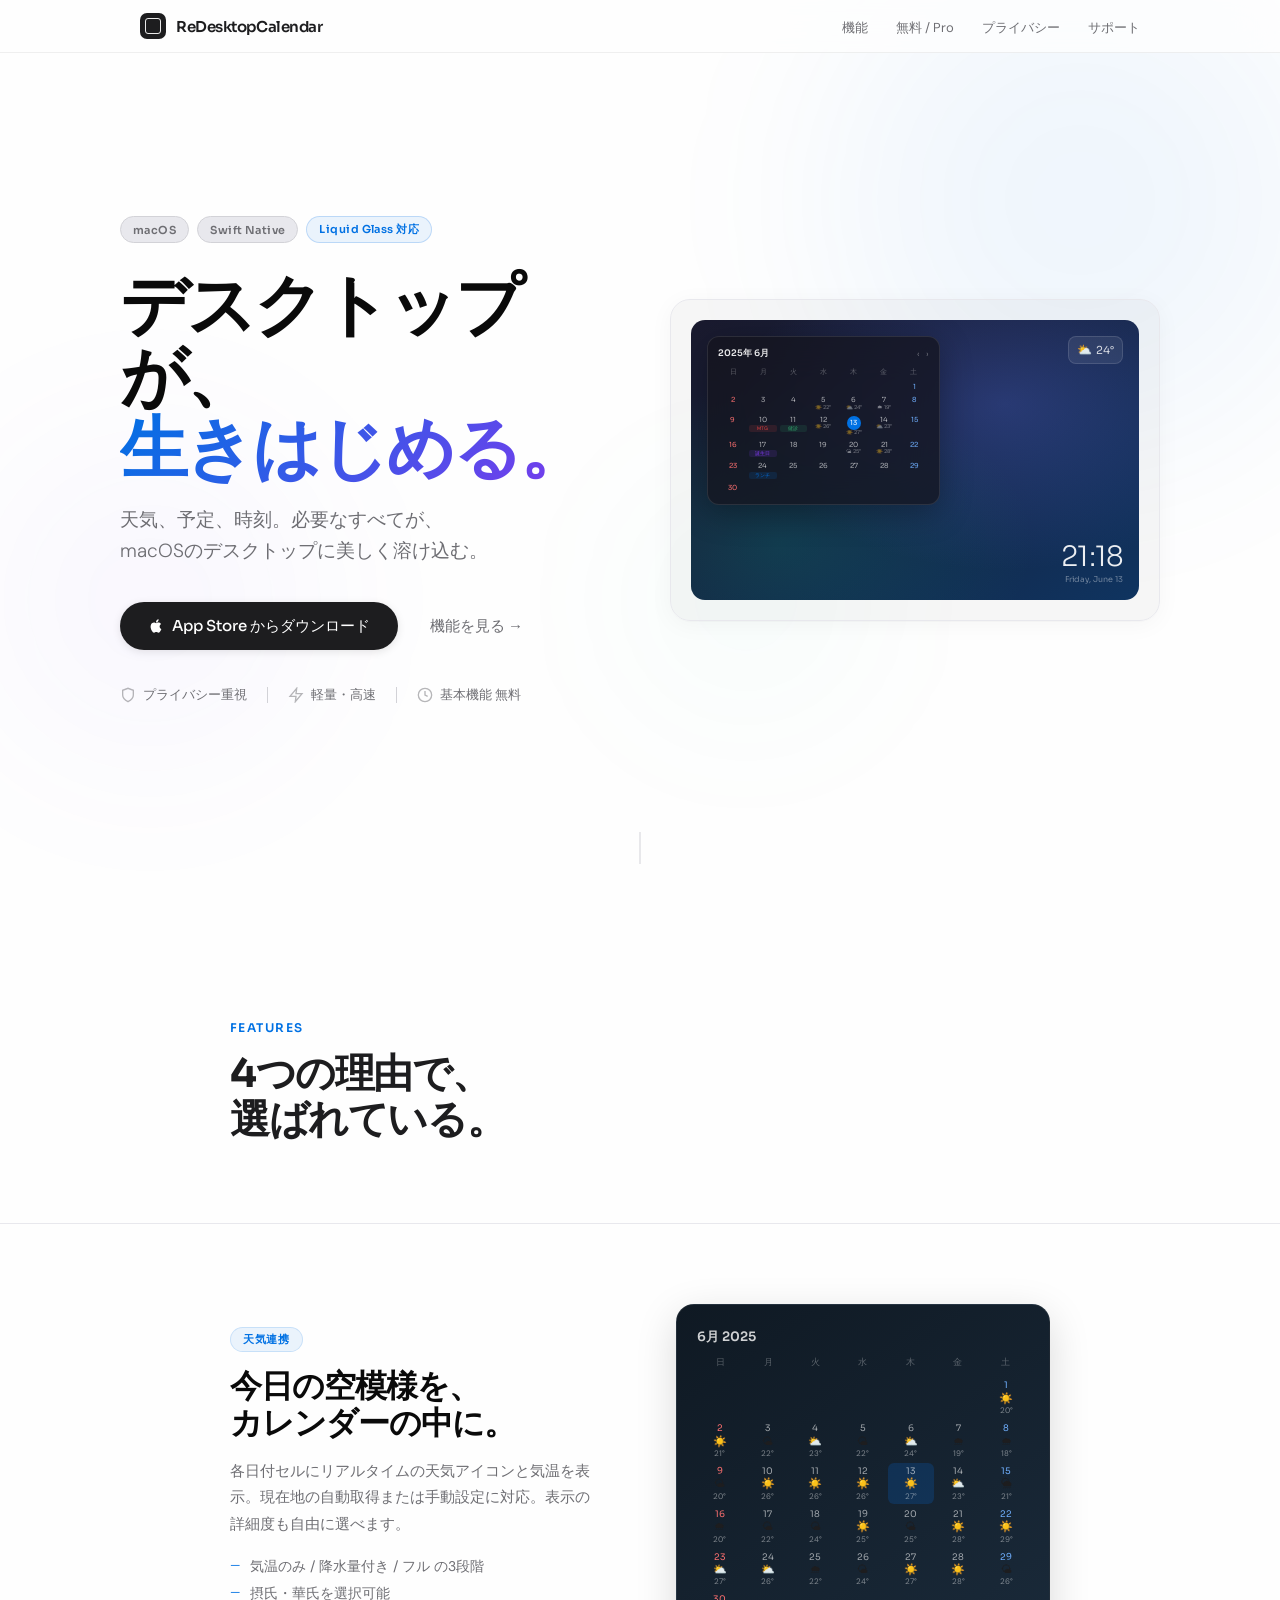
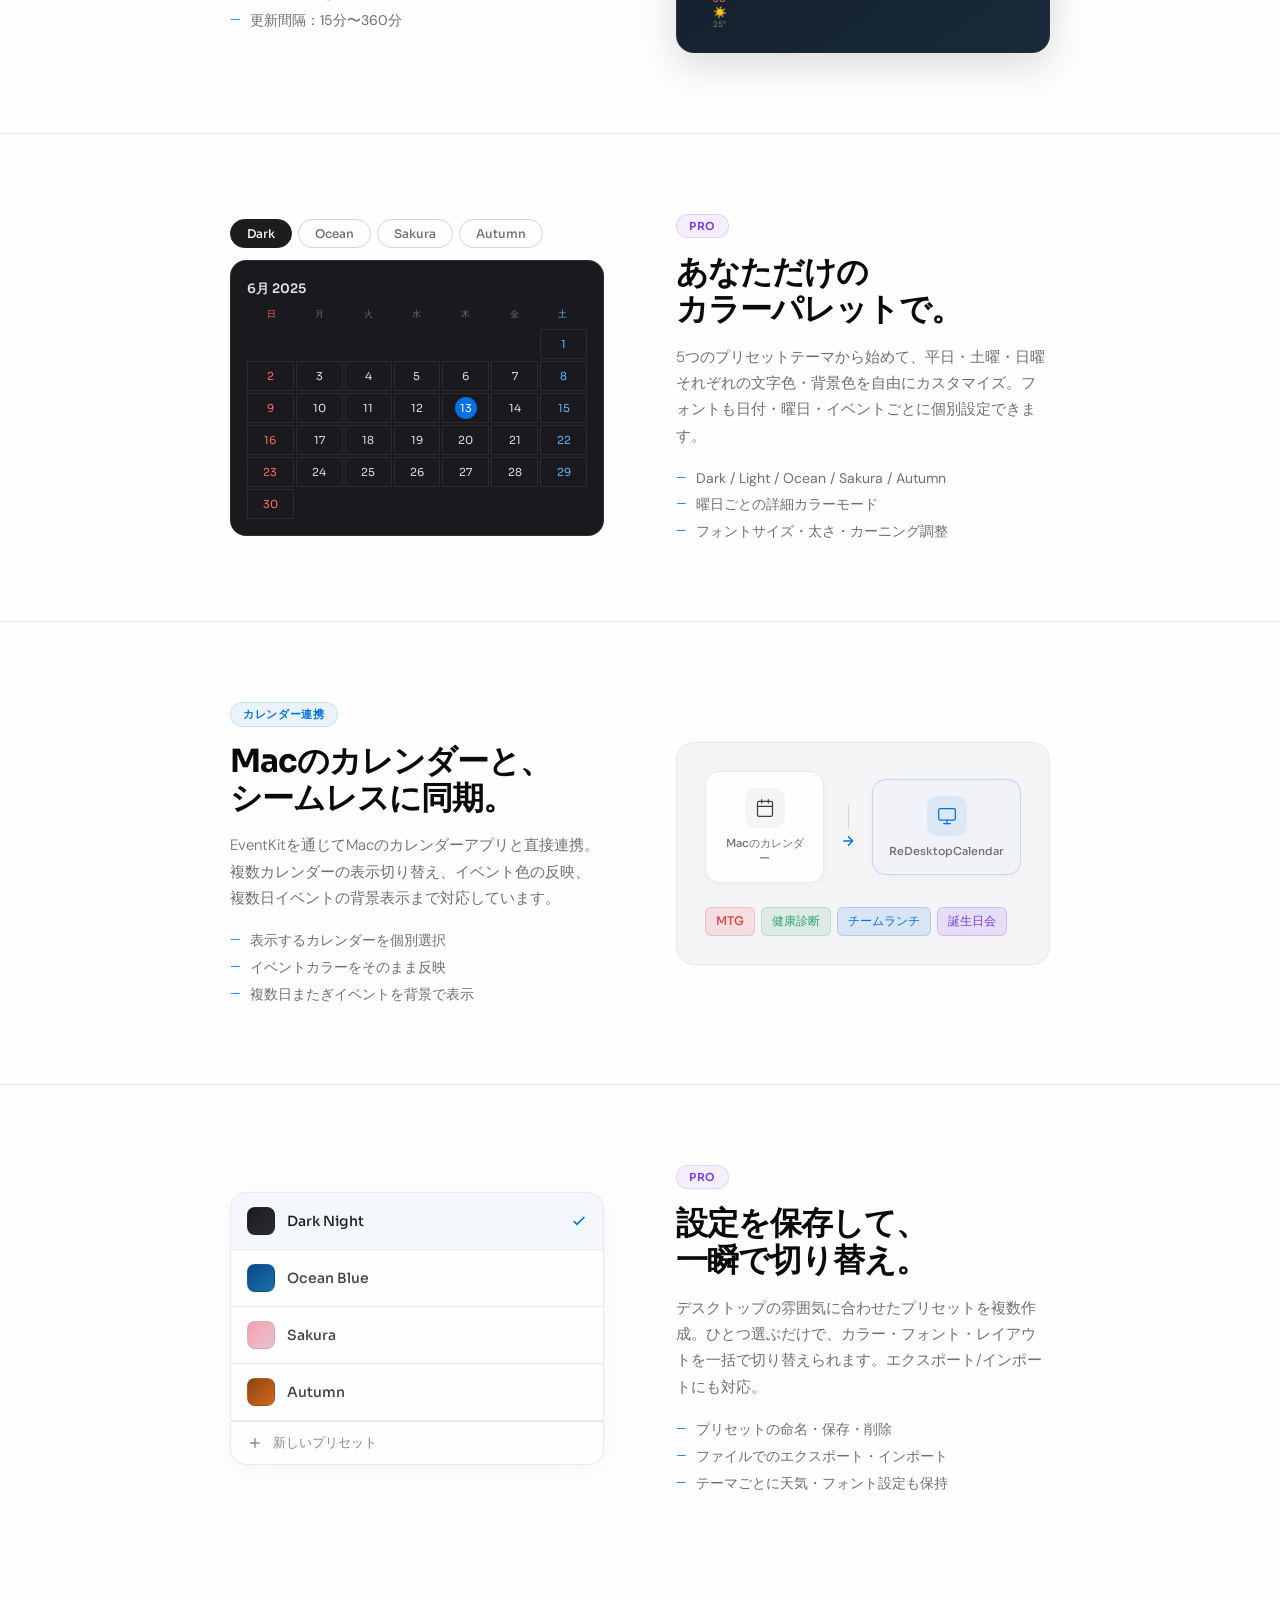
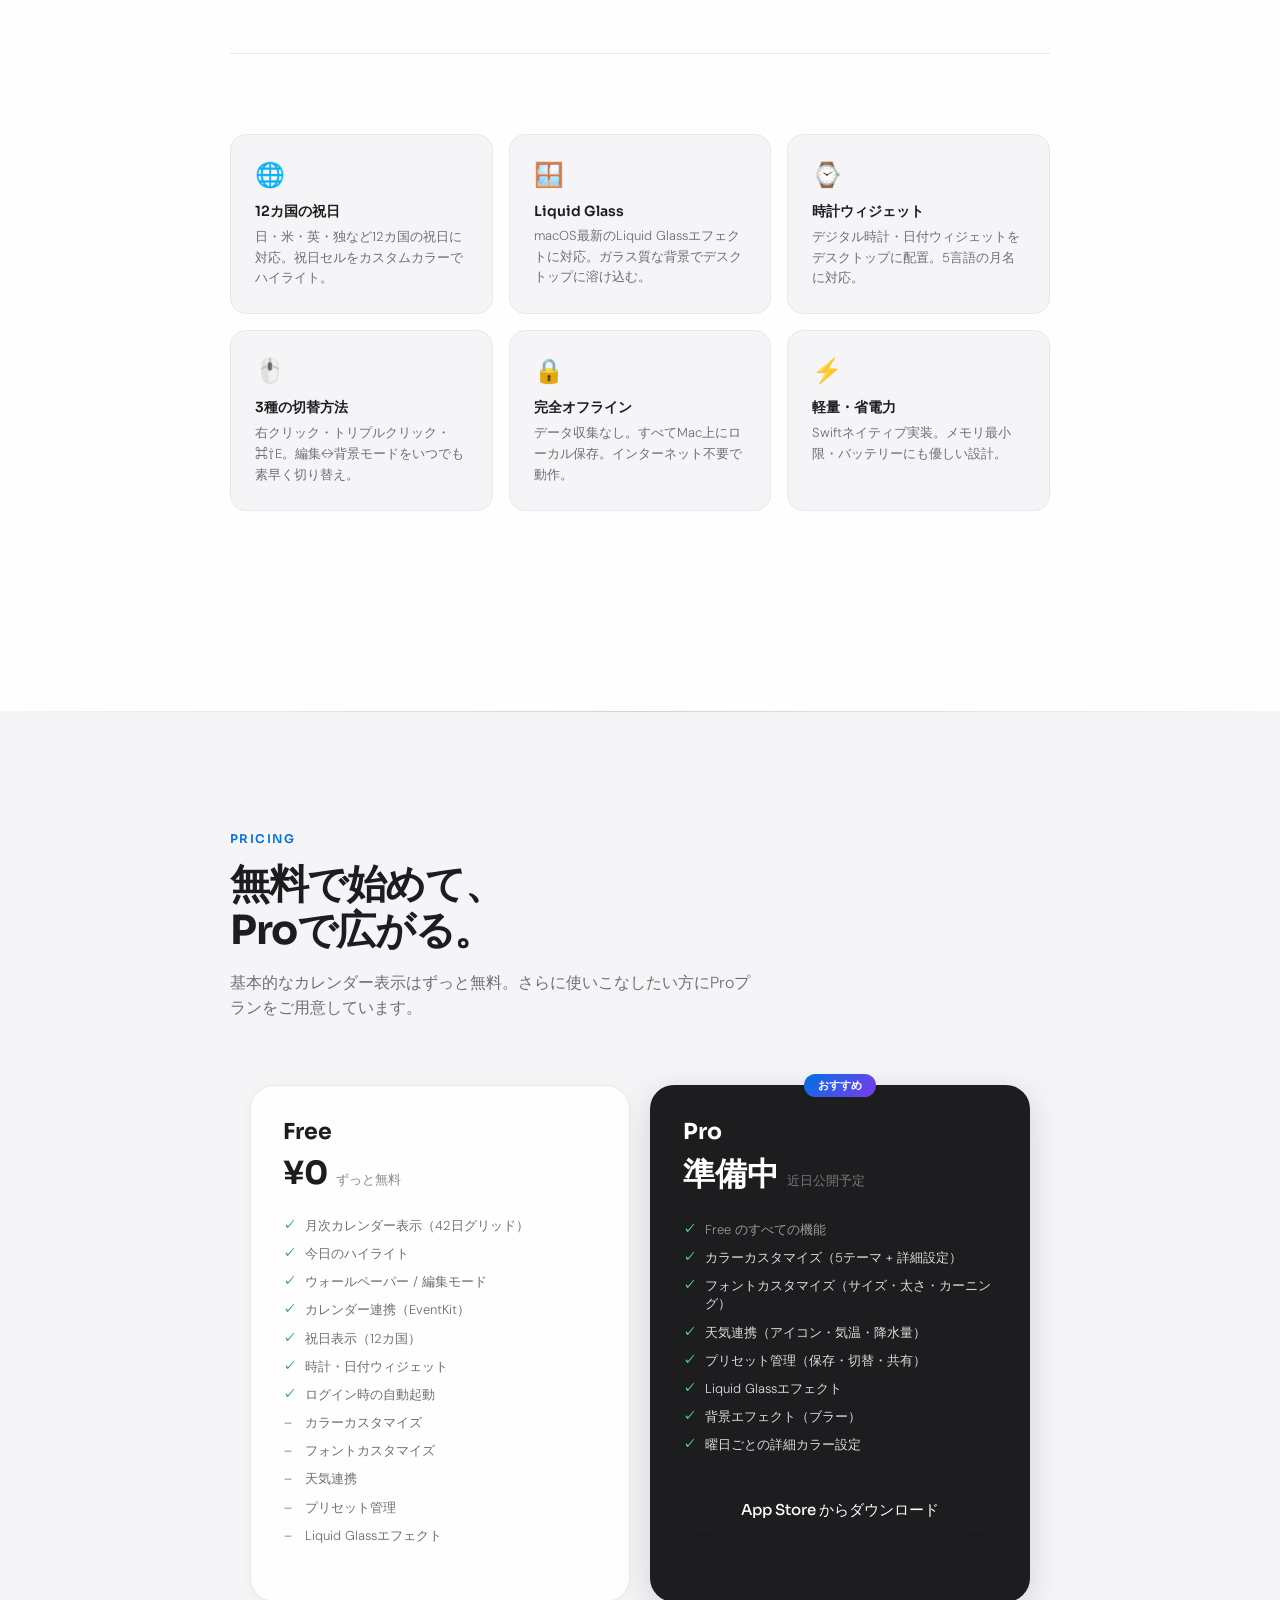
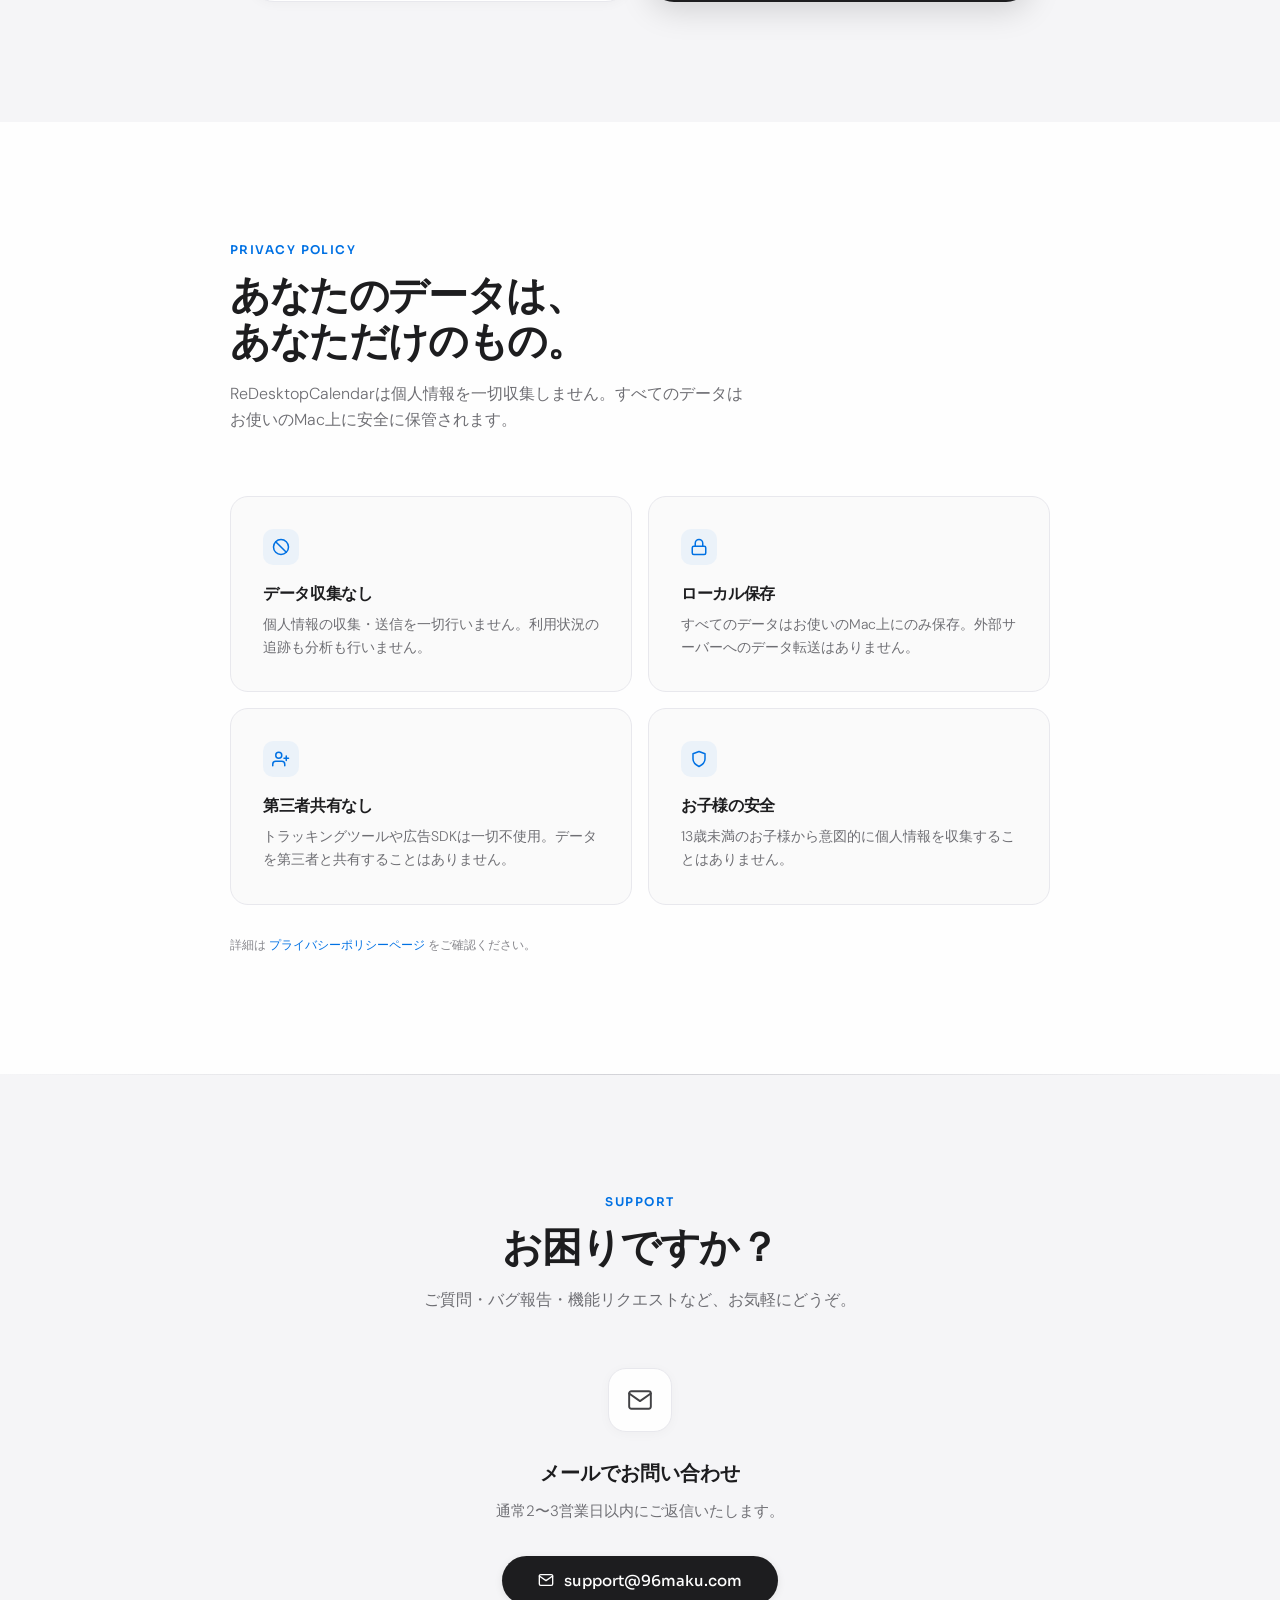
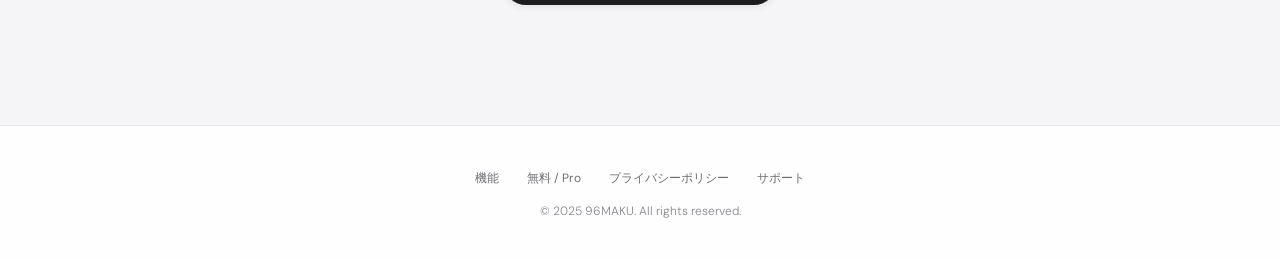
<file: index.html>
<!DOCTYPE html>
<html lang="ja">
<head>
    <meta charset="UTF-8">
    <meta name="viewport" content="width=device-width, initial-scale=1.0">
    <title>ReDesktopCalendar | デスクトップに溶け込む、美しいカレンダー</title>
    <meta name="description" content="天気連携・カラーカスタマイズ・カレンダー同期。macOSのデスクトップをもっと美しく、もっと賢く。">
    <link rel="preconnect" href="https://fonts.googleapis.com">
    <link rel="preconnect" href="https://fonts.gstatic.com" crossorigin>
    <link href="https://fonts.googleapis.com/css2?family=DM+Sans:ital,opsz,wght@0,9..40,300;0,9..40,400;0,9..40,500;0,9..40,600;0,9..40,700;1,9..40,300&family=Sora:wght@300;400;500;600;700&display=swap" rel="stylesheet">
    <link rel="stylesheet" href="style.css">
</head>
<body>

<!-- Navigation -->
<nav>
    <div class="nav-inner">
        <a href="index.html" class="nav-brand">
            <div class="nav-brand-icon"></div>
            ReDesktopCalendar
        </a>
        <ul class="nav-links">
            <li><a href="#features">機能</a></li>
            <li><a href="#pricing">無料 / Pro</a></li>
            <li><a href="privacy.html">プライバシー</a></li>
            <li><a href="support.html">サポート</a></li>
        </ul>
        <button class="nav-hamburger" id="navHamburger" aria-label="メニューを開く">
            <span></span><span></span><span></span>
        </button>
    </div>
</nav>
<div class="nav-drawer" id="navDrawer">
    <ul>
        <li><a href="#features">機能</a></li>
        <li><a href="#pricing">無料 / Pro</a></li>
        <li><a href="privacy.html">プライバシーポリシー</a></li>
        <li><a href="support.html">サポート</a></li>
    </ul>
</div>

<!-- HERO -->
<section class="hero">
    <div class="hero-bg">
        <div class="hero-orb hero-orb-1"></div>
        <div class="hero-orb hero-orb-2"></div>
        <div class="hero-orb hero-orb-3"></div>
    </div>
    <div class="hero-content">
        <div class="hero-eyebrow">
            <span class="hero-badge">macOS</span>
            <span class="hero-badge">Swift Native</span>
            <span class="hero-badge hero-badge-new">Liquid Glass 対応</span>
        </div>
        <h1 class="hero-title">デスクトップが、<br><em>生きはじめる。</em></h1>
        <p class="hero-sub">天気、予定、時刻。必要なすべてが、<br class="br-desktop">macOSのデスクトップに美しく溶け込む。</p>
        <div class="hero-cta">
            <a href="#" class="btn-primary">
                <svg width="16" height="16" viewBox="0 0 24 24" fill="currentColor"><path d="M18.71 19.5c-.83 1.24-1.71 2.45-3.05 2.47-1.34.03-1.77-.79-3.29-.79-1.53 0-2 .77-3.27.82-1.31.05-2.3-1.32-3.14-2.53C4.25 17 2.94 12.45 4.7 9.39c.87-1.52 2.43-2.48 4.12-2.51 1.28-.02 2.5.87 3.29.87.78 0 2.26-1.07 3.8-.91.65.03 2.47.26 3.64 1.98-.09.06-2.17 1.28-2.15 3.81.03 3.02 2.65 4.03 2.68 4.04-.03.07-.42 1.44-1.38 2.83M13 3.5c.73-.83 1.94-1.46 2.94-1.5.13 1.17-.34 2.35-1.04 3.19-.69.85-1.83 1.51-2.95 1.42-.15-1.15.41-2.35 1.05-3.11z"/></svg>
                App Store からダウンロード
            </a>
            <a href="#features" class="btn-ghost">機能を見る →</a>
        </div>
        <div class="hero-meta">
            <div class="meta-chip">
                <svg viewBox="0 0 24 24" fill="none" stroke="currentColor" stroke-width="2"><path d="M12 22s8-4 8-10V5l-8-3-8 3v7c0 6 8 10 8 10z"/></svg>
                プライバシー重視
            </div>
            <div class="meta-divider"></div>
            <div class="meta-chip">
                <svg viewBox="0 0 24 24" fill="none" stroke="currentColor" stroke-width="2"><polygon points="13 2 3 14 12 14 11 22 21 10 12 10 13 2"/></svg>
                軽量・高速
            </div>
            <div class="meta-divider"></div>
            <div class="meta-chip">
                <svg viewBox="0 0 24 24" fill="none" stroke="currentColor" stroke-width="2"><circle cx="12" cy="12" r="10"/><polyline points="12 6 12 12 16 14"/></svg>
                基本機能 無料
            </div>
        </div>
    </div>

    <!-- Hero mock desktop -->
    <div class="hero-mock-wrap">
        <div class="hero-mock">
            <div class="mock-desktop">
                <div class="mock-wallpaper"><div class="mock-wp-grad"></div></div>
                <div class="mock-calendar-widget">
                    <div class="mock-cal-header">
                        <span class="mock-cal-month">2025年 6月</span>
                        <div class="mock-cal-nav"><span>‹</span><span>›</span></div>
                    </div>
                    <div class="mock-cal-dow">
                        <span>日</span><span>月</span><span>火</span><span>水</span><span>木</span><span>金</span><span>土</span>
                    </div>
                    <div class="mock-cal-grid" id="mockCalGrid"></div>
                </div>
                <div class="mock-clock-widget">
                    <div class="mock-time" id="mockTime">10:42</div>
                    <div class="mock-date-small">Friday, June 13</div>
                </div>
                <div class="mock-weather-badge">
                    <span class="mock-weather-icon">⛅</span>
                    <span class="mock-weather-temp">24°</span>
                </div>
            </div>
        </div>
    </div>

    <div class="scroll-hint"><div class="scroll-line"></div></div>
</section>

<!-- FEATURES -->
<section class="section-features" id="features">
    <div class="section-wrap">
        <p class="section-eyebrow reveal">Features</p>
        <h2 class="section-heading reveal">4つの理由で、<br>選ばれている。</h2>
    </div>

    <!-- Feature 1: Weather -->
    <div class="feature-row reveal">
        <div class="feature-row-inner section-wrap">
            <div class="feature-row-text">
                <div class="feature-tag">天気連携</div>
                <h3>今日の空模様を、<br>カレンダーの中に。</h3>
                <p>各日付セルにリアルタイムの天気アイコンと気温を表示。現在地の自動取得または手動設定に対応。表示の詳細度も自由に選べます。</p>
                <ul class="feature-bullets">
                    <li>気温のみ / 降水量付き / フル の3段階</li>
                    <li>摂氏・華氏を選択可能</li>
                    <li>更新間隔：15分〜360分</li>
                </ul>
            </div>
            <div class="feature-row-visual">
                <div class="fv-weather">
                    <div class="fv-weather-cal">
                        <div class="fv-weather-header">
                            <span class="fv-weather-month">6月 2025</span>
                        </div>
                        <div class="fv-weather-dow">
                            <span>日</span><span>月</span><span>火</span><span>水</span><span>木</span><span>金</span><span>土</span>
                        </div>
                        <div class="fv-weather-grid" id="weatherCalGrid"></div>
                    </div>
                </div>
            </div>
        </div>
    </div>

    <!-- Feature 2: Color & Font -->
    <div class="feature-row feature-row-flip reveal">
        <div class="feature-row-inner section-wrap">
            <div class="feature-row-text">
                <div class="feature-tag feature-tag-pro">Pro</div>
                <h3>あなただけの<br>カラーパレットで。</h3>
                <p>5つのプリセットテーマから始めて、平日・土曜・日曜それぞれの文字色・背景色を自由にカスタマイズ。フォントも日付・曜日・イベントごとに個別設定できます。</p>
                <ul class="feature-bullets">
                    <li>Dark / Light / Ocean / Sakura / Autumn</li>
                    <li>曜日ごとの詳細カラーモード</li>
                    <li>フォントサイズ・太さ・カーニング調整</li>
                </ul>
            </div>
            <div class="feature-row-visual">
                <div class="fv-themes">
                    <div class="fv-theme-selector">
                        <button class="fv-theme-btn active" data-theme="dark">Dark</button>
                        <button class="fv-theme-btn" data-theme="ocean">Ocean</button>
                        <button class="fv-theme-btn" data-theme="sakura">Sakura</button>
                        <button class="fv-theme-btn" data-theme="autumn">Autumn</button>
                    </div>
                    <div class="fv-theme-preview" id="themePreview">
                        <div class="fv-preview-cal">
                            <div class="fv-preview-header">
                                <span class="fv-preview-month">6月 2025</span>
                            </div>
                            <div class="fv-preview-dow">
                                <span>日</span><span>月</span><span>火</span><span>水</span><span>木</span><span>金</span><span>土</span>
                            </div>
                            <div class="fv-preview-grid" id="themeCalGrid"></div>
                        </div>
                    </div>
                </div>
            </div>
        </div>
    </div>

    <!-- Feature 3: Calendar Sync -->
    <div class="feature-row reveal">
        <div class="feature-row-inner section-wrap">
            <div class="feature-row-text">
                <div class="feature-tag">カレンダー連携</div>
                <h3>Macのカレンダーと、<br>シームレスに同期。</h3>
                <p>EventKitを通じてMacのカレンダーアプリと直接連携。複数カレンダーの表示切り替え、イベント色の反映、複数日イベントの背景表示まで対応しています。</p>
                <ul class="feature-bullets">
                    <li>表示するカレンダーを個別選択</li>
                    <li>イベントカラーをそのまま反映</li>
                    <li>複数日またぎイベントを背景で表示</li>
                </ul>
            </div>
            <div class="feature-row-visual">
                <div class="fv-sync">
                    <div class="fv-sync-inner">
                        <div class="fv-sync-card">
                            <div class="fv-sync-icon">
                                <svg viewBox="0 0 24 24" fill="none" stroke="currentColor" stroke-width="1.5" stroke-linecap="round"><rect x="3" y="4" width="18" height="18" rx="2"/><line x1="16" y1="2" x2="16" y2="6"/><line x1="8" y1="2" x2="8" y2="6"/><line x1="3" y1="10" x2="21" y2="10"/></svg>
                            </div>
                            <div class="fv-sync-label">Macのカレンダー</div>
                        </div>
                        <div class="fv-sync-arrow">
                            <div class="fv-arrow-line"></div>
                            <svg viewBox="0 0 24 24" fill="none" stroke="currentColor" stroke-width="2"><path d="M5 12h14M12 5l7 7-7 7"/></svg>
                        </div>
                        <div class="fv-sync-card fv-sync-card-app">
                            <div class="fv-sync-icon fv-sync-icon-app">
                                <svg viewBox="0 0 24 24" fill="none" stroke="currentColor" stroke-width="1.5" stroke-linecap="round"><rect x="2" y="3" width="20" height="14" rx="2"/><line x1="8" y1="21" x2="16" y2="21"/><line x1="12" y1="17" x2="12" y2="21"/></svg>
                            </div>
                            <div class="fv-sync-label">ReDesktopCalendar</div>
                        </div>
                    </div>
                    <div class="fv-sync-events">
                        <div class="fv-sync-event" style="--ec:#e34040">MTG</div>
                        <div class="fv-sync-event" style="--ec:#30a46c">健康診断</div>
                        <div class="fv-sync-event" style="--ec:#0071e3">チームランチ</div>
                        <div class="fv-sync-event" style="--ec:#7c3aed">誕生日会</div>
                    </div>
                </div>
            </div>
        </div>
    </div>

    <!-- Feature 4: Preset -->
    <div class="feature-row feature-row-flip reveal">
        <div class="feature-row-inner section-wrap">
            <div class="feature-row-text">
                <div class="feature-tag feature-tag-pro">Pro</div>
                <h3>設定を保存して、<br>一瞬で切り替え。</h3>
                <p>デスクトップの雰囲気に合わせたプリセットを複数作成。ひとつ選ぶだけで、カラー・フォント・レイアウトを一括で切り替えられます。エクスポート/インポートにも対応。</p>
                <ul class="feature-bullets">
                    <li>プリセットの命名・保存・削除</li>
                    <li>ファイルでのエクスポート・インポート</li>
                    <li>テーマごとに天気・フォント設定も保持</li>
                </ul>
            </div>
            <div class="feature-row-visual">
                <div class="fv-preset">
                    <div class="fv-preset-list">
                        <div class="fv-preset-item fv-preset-active">
                            <div class="fv-preset-swatch" style="background:linear-gradient(135deg,#1a1a1e,#2d2d32)"></div>
                            <span>Dark Night</span>
                            <svg class="fv-preset-check" viewBox="0 0 24 24" fill="none" stroke="currentColor" stroke-width="2.5"><polyline points="20 6 9 17 4 12"/></svg>
                        </div>
                        <div class="fv-preset-item">
                            <div class="fv-preset-swatch" style="background:linear-gradient(135deg,#0a4a8a,#1a6fa8)"></div>
                            <span>Ocean Blue</span>
                        </div>
                        <div class="fv-preset-item">
                            <div class="fv-preset-swatch" style="background:linear-gradient(135deg,#f5a0b0,#e8c4cc)"></div>
                            <span>Sakura</span>
                        </div>
                        <div class="fv-preset-item">
                            <div class="fv-preset-swatch" style="background:linear-gradient(135deg,#8b4513,#d2691e)"></div>
                            <span>Autumn</span>
                        </div>
                        <div class="fv-preset-add">
                            <svg viewBox="0 0 24 24" fill="none" stroke="currentColor" stroke-width="2"><line x1="12" y1="5" x2="12" y2="19"/><line x1="5" y1="12" x2="19" y2="12"/></svg>
                            新しいプリセット
                        </div>
                    </div>
                </div>
            </div>
        </div>
    </div>

    <!-- Mini grid -->
    <div class="section-wrap">
        <div class="mini-features reveal">
            <div class="mini-feature">
                <div class="mini-feature-icon">🌐</div>
                <h4>12カ国の祝日</h4>
                <p>日・米・英・独など12カ国の祝日に対応。祝日セルをカスタムカラーでハイライト。</p>
            </div>
            <div class="mini-feature">
                <div class="mini-feature-icon">🪟</div>
                <h4>Liquid Glass</h4>
                <p>macOS最新のLiquid Glassエフェクトに対応。ガラス質な背景でデスクトップに溶け込む。</p>
            </div>
            <div class="mini-feature">
                <div class="mini-feature-icon">⌚</div>
                <h4>時計ウィジェット</h4>
                <p>デジタル時計・日付ウィジェットをデスクトップに配置。5言語の月名に対応。</p>
            </div>
            <div class="mini-feature">
                <div class="mini-feature-icon">🖱️</div>
                <h4>3種の切替方法</h4>
                <p>右クリック・トリプルクリック・⌘⇧E。編集↔背景モードをいつでも素早く切り替え。</p>
            </div>
            <div class="mini-feature">
                <div class="mini-feature-icon">🔒</div>
                <h4>完全オフライン</h4>
                <p>データ収集なし。すべてMac上にローカル保存。インターネット不要で動作。</p>
            </div>
            <div class="mini-feature">
                <div class="mini-feature-icon">⚡</div>
                <h4>軽量・省電力</h4>
                <p>Swiftネイティブ実装。メモリ最小限・バッテリーにも優しい設計。</p>
            </div>
        </div>
    </div>
</section>

<!-- PRICING -->
<section class="section-pricing" id="pricing">
    <div class="section-wrap">
        <p class="section-eyebrow reveal">Pricing</p>
        <h2 class="section-heading reveal">無料で始めて、<br>Proで広がる。</h2>
        <p class="section-sub reveal">基本的なカレンダー表示はずっと無料。さらに使いこなしたい方にProプランをご用意しています。</p>

        <div class="pricing-grid reveal">
            <div class="pricing-card">
                <div class="pricing-card-header">
                    <h3>Free</h3>
                    <div class="pricing-price">
                        <span class="pricing-amount">¥0</span>
                        <span class="pricing-period">ずっと無料</span>
                    </div>
                </div>
                <ul class="pricing-list">
                    <li class="yes">月次カレンダー表示（42日グリッド）</li>
                    <li class="yes">今日のハイライト</li>
                    <li class="yes">ウォールペーパー / 編集モード</li>
                    <li class="yes">カレンダー連携（EventKit）</li>
                    <li class="yes">祝日表示（12カ国）</li>
                    <li class="yes">時計・日付ウィジェット</li>
                    <li class="yes">ログイン時の自動起動</li>
                    <li class="no">カラーカスタマイズ</li>
                    <li class="no">フォントカスタマイズ</li>
                    <li class="no">天気連携</li>
                    <li class="no">プリセット管理</li>
                    <li class="no">Liquid Glassエフェクト</li>
                </ul>
            </div>
            <div class="pricing-card pricing-card-pro">
                <div class="pricing-card-badge">おすすめ</div>
                <div class="pricing-card-header">
                    <h3>Pro</h3>
                    <div class="pricing-price">
                        <span class="pricing-amount">準備中</span>
                        <span class="pricing-period">近日公開予定</span>
                    </div>
                </div>
                <ul class="pricing-list">
                    <li class="yes">Free のすべての機能</li>
                    <li class="yes pro-item">カラーカスタマイズ（5テーマ + 詳細設定）</li>
                    <li class="yes pro-item">フォントカスタマイズ（サイズ・太さ・カーニング）</li>
                    <li class="yes pro-item">天気連携（アイコン・気温・降水量）</li>
                    <li class="yes pro-item">プリセット管理（保存・切替・共有）</li>
                    <li class="yes pro-item">Liquid Glassエフェクト</li>
                    <li class="yes pro-item">背景エフェクト（ブラー）</li>
                    <li class="yes pro-item">曜日ごとの詳細カラー設定</li>
                </ul>
                <a href="#" class="btn-primary btn-full">App Store からダウンロード</a>
            </div>
        </div>
    </div>
</section>

<!-- PRIVACY -->
<section class="section-privacy" id="privacy">
    <div class="section-wrap">
        <p class="section-eyebrow reveal">Privacy Policy</p>
        <h2 class="section-heading reveal">あなたのデータは、<br>あなただけのもの。</h2>
        <p class="section-sub reveal">ReDesktopCalendarは個人情報を一切収集しません。すべてのデータはお使いのMac上に安全に保管されます。</p>
        <div class="privacy-grid">
            <div class="privacy-card reveal reveal-delay-1">
                <div class="privacy-icon"><svg viewBox="0 0 24 24" fill="none" stroke="currentColor" stroke-width="2" stroke-linecap="round" stroke-linejoin="round"><circle cx="12" cy="12" r="10"/><line x1="4.93" y1="4.93" x2="19.07" y2="19.07"/></svg></div>
                <h3>データ収集なし</h3>
                <p>個人情報の収集・送信を一切行いません。利用状況の追跡も分析も行いません。</p>
            </div>
            <div class="privacy-card reveal reveal-delay-2">
                <div class="privacy-icon"><svg viewBox="0 0 24 24" fill="none" stroke="currentColor" stroke-width="2" stroke-linecap="round" stroke-linejoin="round"><rect x="3" y="11" width="18" height="11" rx="2" ry="2"/><path d="M7 11V7a5 5 0 0 1 10 0v4"/></svg></div>
                <h3>ローカル保存</h3>
                <p>すべてのデータはお使いのMac上にのみ保存。外部サーバーへのデータ転送はありません。</p>
            </div>
            <div class="privacy-card reveal reveal-delay-3">
                <div class="privacy-icon"><svg viewBox="0 0 24 24" fill="none" stroke="currentColor" stroke-width="2" stroke-linecap="round" stroke-linejoin="round"><path d="M17 21v-2a4 4 0 0 0-4-4H5a4 4 0 0 0-4 4v2"/><circle cx="9" cy="7" r="4"/><line x1="19" y1="8" x2="19" y2="14"/><line x1="22" y1="11" x2="16" y2="11"/></svg></div>
                <h3>第三者共有なし</h3>
                <p>トラッキングツールや広告SDKは一切不使用。データを第三者と共有することはありません。</p>
            </div>
            <div class="privacy-card reveal reveal-delay-4">
                <div class="privacy-icon"><svg viewBox="0 0 24 24" fill="none" stroke="currentColor" stroke-width="2" stroke-linecap="round" stroke-linejoin="round"><path d="M12 22s8-4 8-10V5l-8-3-8 3v7c0 6 8 10 8 10z"/></svg></div>
                <h3>お子様の安全</h3>
                <p>13歳未満のお子様から意図的に個人情報を収集することはありません。</p>
            </div>
        </div>
        <p class="privacy-note reveal">詳細は <a href="privacy.html" style="color:var(--accent);text-decoration:none;">プライバシーポリシーページ</a> をご確認ください。</p>
    </div>
</section>

<!-- SUPPORT -->
<section class="section-support" id="support">
    <div class="section-wrap" style="text-align:center;">
        <p class="section-eyebrow reveal">Support</p>
        <h2 class="section-heading reveal">お困りですか？</h2>
        <p class="section-sub reveal" style="margin:0 auto;">ご質問・バグ報告・機能リクエストなど、お気軽にどうぞ。</p>
        <div class="support-box reveal">
            <div class="support-icon-wrap">
                <svg viewBox="0 0 24 24" fill="none" stroke="currentColor" stroke-width="1.8" stroke-linecap="round" stroke-linejoin="round"><path d="M4 4h16c1.1 0 2 .9 2 2v12c0 1.1-.9 2-2 2H4c-1.1 0-2-.9-2-2V6c0-1.1.9-2 2-2z"/><polyline points="22,6 12,13 2,6"/></svg>
            </div>
            <h3>メールでお問い合わせ</h3>
            <p>通常2〜3営業日以内にご返信いたします。</p>
            <a href="mailto:support@96maku.com" class="support-email-btn">
                <svg viewBox="0 0 24 24" fill="none" stroke="currentColor" stroke-width="2" stroke-linecap="round" stroke-linejoin="round"><path d="M4 4h16c1.1 0 2 .9 2 2v12c0 1.1-.9 2-2 2H4c-1.1 0-2-.9-2-2V6c0-1.1.9-2 2-2z"/><polyline points="22,6 12,13 2,6"/></svg>
                support@96maku.com
            </a>
        </div>
    </div>
</section>

<!-- Footer -->
<footer>
    <ul class="footer-links">
        <li><a href="#features">機能</a></li>
        <li><a href="#pricing">無料 / Pro</a></li>
        <li><a href="privacy.html">プライバシーポリシー</a></li>
        <li><a href="support.html">サポート</a></li>
    </ul>
    <p class="footer-copy">&copy; 2025 96MAKU. All rights reserved.</p>
</footer>

<script>
// ─── Hamburger ───
const hamburger = document.getElementById('navHamburger');
const drawer = document.getElementById('navDrawer');
if (hamburger && drawer) {
    hamburger.addEventListener('click', () => {
        const o = drawer.classList.toggle('open');
        hamburger.classList.toggle('open', o);
    });
    drawer.querySelectorAll('a').forEach(l => l.addEventListener('click', () => {
        drawer.classList.remove('open'); hamburger.classList.remove('open');
    }));
    document.addEventListener('click', e => {
        if (!hamburger.contains(e.target) && !drawer.contains(e.target)) {
            drawer.classList.remove('open'); hamburger.classList.remove('open');
        }
    });
}

// ─── Hero mock calendar ───
(function() {
    const grid = document.getElementById('mockCalGrid');
    if (!grid) return;
    const days = ['','','','','','',1,2,3,4,5,6,7,8,9,10,11,12,13,14,15,16,17,18,19,20,21,22,23,24,25,26,27,28,29,30,'','','','','',''];
    const weather = {5:'☀️ 22°',6:'⛅ 24°',7:'🌧 19°',12:'☀️ 26°',13:'☀️ 27°',14:'⛅ 23°',20:'🌤 25°',21:'☀️ 28°'};
    const events  = {10:{l:'MTG',c:'#e34040'},11:{l:'健診',c:'#30a46c'},17:{l:'誕生日',c:'#7c3aed'},24:{l:'ランチ',c:'#0071e3'}};
    days.forEach((d,i) => {
        const cell = document.createElement('div');
        const col = i % 7;
        cell.className = 'mock-cal-cell' + (d==='' ? ' empty' : '') + (d===13 ? ' today' : '') + (col===0 ? ' sunday' : '') + (col===6 ? ' saturday' : '');
        if (d !== '') {
            let html = `<span class="mock-day-num">${d}</span>`;
            if (weather[d]) html += `<span class="mock-day-weather">${weather[d]}</span>`;
            if (events[d])  html += `<span class="mock-day-event" style="background:${events[d].c}22;color:${events[d].c}">${events[d].l}</span>`;
            cell.innerHTML = html;
        }
        grid.appendChild(cell);
    });
})();

// ─── Weather feature calendar ───
(function() {
    const grid = document.getElementById('weatherCalGrid');
    if (!grid) return;
    const days = ['','','','','','',1,2,3,4,5,6,7,8,9,10,11,12,13,14,15,16,17,18,19,20,21,22,23,24,25,26,27,28,29,30,'','','','','',''];
    const wx = {1:'☀️',2:'☀️',3:'🌤',4:'⛅',5:'🌤',6:'⛅',7:'🌧',8:'🌧',9:'🌤',10:'☀️',11:'☀️',12:'☀️',13:'☀️',14:'⛅',15:'🌦',16:'🌧',17:'🌤',18:'🌤',19:'☀️',20:'🌤',21:'☀️',22:'☀️',23:'⛅',24:'⛅',25:'🌧',26:'🌤',27:'☀️',28:'☀️',29:'🌤',30:'☀️'};
    const tmp = {1:20,2:21,3:22,4:23,5:22,6:24,7:19,8:18,9:20,10:26,11:26,12:26,13:27,14:23,15:21,16:20,17:22,18:24,19:25,20:25,21:28,22:29,23:27,24:26,25:22,26:24,27:27,28:28,29:26,30:25};
    days.forEach((d,i) => {
        const cell = document.createElement('div');
        const col = i % 7;
        cell.className = 'fv-weather-cell' + (d==='' ? ' fv-empty' : '') + (d===13 ? ' fv-today' : '') + (col===0 ? ' fv-sun' : '') + (col===6 ? ' fv-sat' : '');
        if (d !== '') {
            cell.innerHTML = `<span class="fv-day">${d}</span><span class="fv-wx">${wx[d]||''}</span><span class="fv-tmp">${tmp[d]||''}°</span>`;
        }
        grid.appendChild(cell);
    });
})();

// ─── Live clock ───
function updateClock() {
    const el = document.getElementById('mockTime');
    if (!el) return;
    const n = new Date();
    el.textContent = n.getHours().toString().padStart(2,'0') + ':' + n.getMinutes().toString().padStart(2,'0');
}
updateClock(); setInterval(updateClock, 30000);

// ─── Theme preview ───
const themes = {
    dark:   {bg:'#1a1a1e', hdr:'#2d2d32', text:'#e0e0e5', sub:'rgba(255,255,255,0.35)', today:'#0071e3', sat:'#5eb8ff', sun:'#ff6b6b', bdr:'rgba(255,255,255,0.08)'},
    ocean:  {bg:'#0a2540', hdr:'#0d3060', text:'#c8e6ff', sub:'rgba(200,230,255,0.4)', today:'#38bdf8', sat:'#7dd3fc', sun:'#f87171', bdr:'rgba(56,189,248,0.15)'},
    sakura: {bg:'#fff0f3', hdr:'#ffd6df', text:'#4a2030', sub:'rgba(74,32,48,0.45)', today:'#e8366a', sat:'#7c9ef5', sun:'#e8366a', bdr:'rgba(232,54,106,0.12)'},
    autumn: {bg:'#2d1a0a', hdr:'#3d2510', text:'#f5d5a0', sub:'rgba(245,213,160,0.4)', today:'#e87c22', sat:'#90b0ff', sun:'#ff7043', bdr:'rgba(232,124,34,0.2)'},
};
const june = ['','','','','','',1,2,3,4,5,6,7,8,9,10,11,12,13,14,15,16,17,18,19,20,21,22,23,24,25,26,27,28,29,30,'','','','','',''];
function buildThemeCal(key) {
    const grid = document.getElementById('themeCalGrid');
    const preview = document.getElementById('themePreview');
    if (!grid || !preview) return;
    const t = themes[key];
    preview.style.cssText = `background:${t.bg};border-color:${t.bdr}`;
    preview.querySelector('.fv-preview-month').style.color = t.text;
    preview.querySelectorAll('.fv-preview-dow span').forEach((s,i) => {
        s.style.color = i===0 ? t.sun : i===6 ? t.sat : t.sub;
    });
    grid.innerHTML = '';
    june.forEach((d,i) => {
        const cell = document.createElement('div');
        const col = i%7;
        cell.className = 'fv-preview-cell' + (d===''?'  fv-empty':'') + (d===13?' fv-today':'');
        cell.style.borderColor = t.bdr;
        if (d !== '') {
            const color = d===13 ? '#fff' : col===0 ? t.sun : col===6 ? t.sat : t.text;
            const bg = d===13 ? t.today : 'transparent';
            cell.innerHTML = `<span style="color:${color};background:${bg};border-radius:50%;width:22px;height:22px;display:inline-flex;align-items:center;justify-content:center;font-size:11px;">${d}</span>`;
        }
        grid.appendChild(cell);
    });
}
buildThemeCal('dark');
document.querySelectorAll('.fv-theme-btn').forEach(btn => {
    btn.addEventListener('click', () => {
        document.querySelectorAll('.fv-theme-btn').forEach(b => b.classList.remove('active'));
        btn.classList.add('active');
        buildThemeCal(btn.dataset.theme);
    });
});

// ─── Scroll reveal ───
const ro = new IntersectionObserver(entries => {
    entries.forEach(e => { if (e.isIntersecting) { e.target.classList.add('visible'); ro.unobserve(e.target); } });
}, {threshold:0.1, rootMargin:'0px 0px -40px 0px'});
document.querySelectorAll('.reveal').forEach(el => ro.observe(el));
</script>

</body>
</html>
</file>
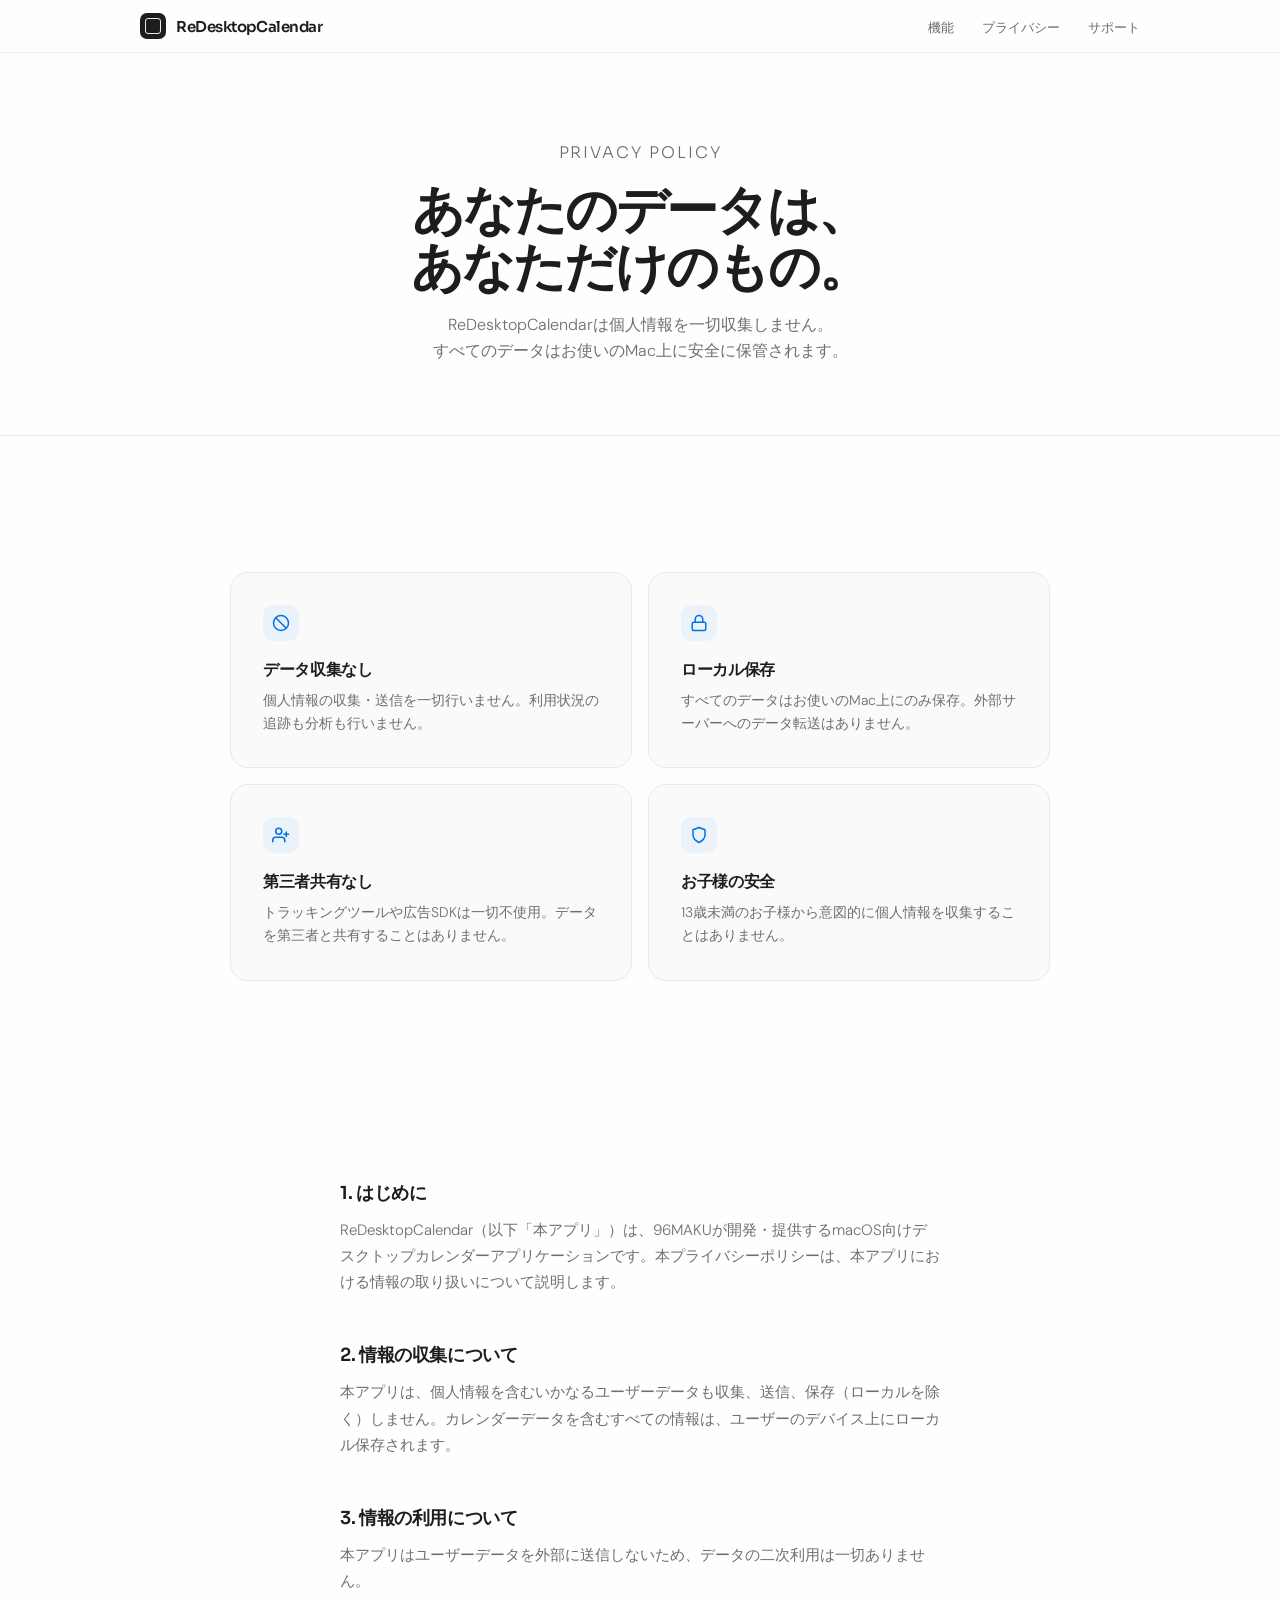
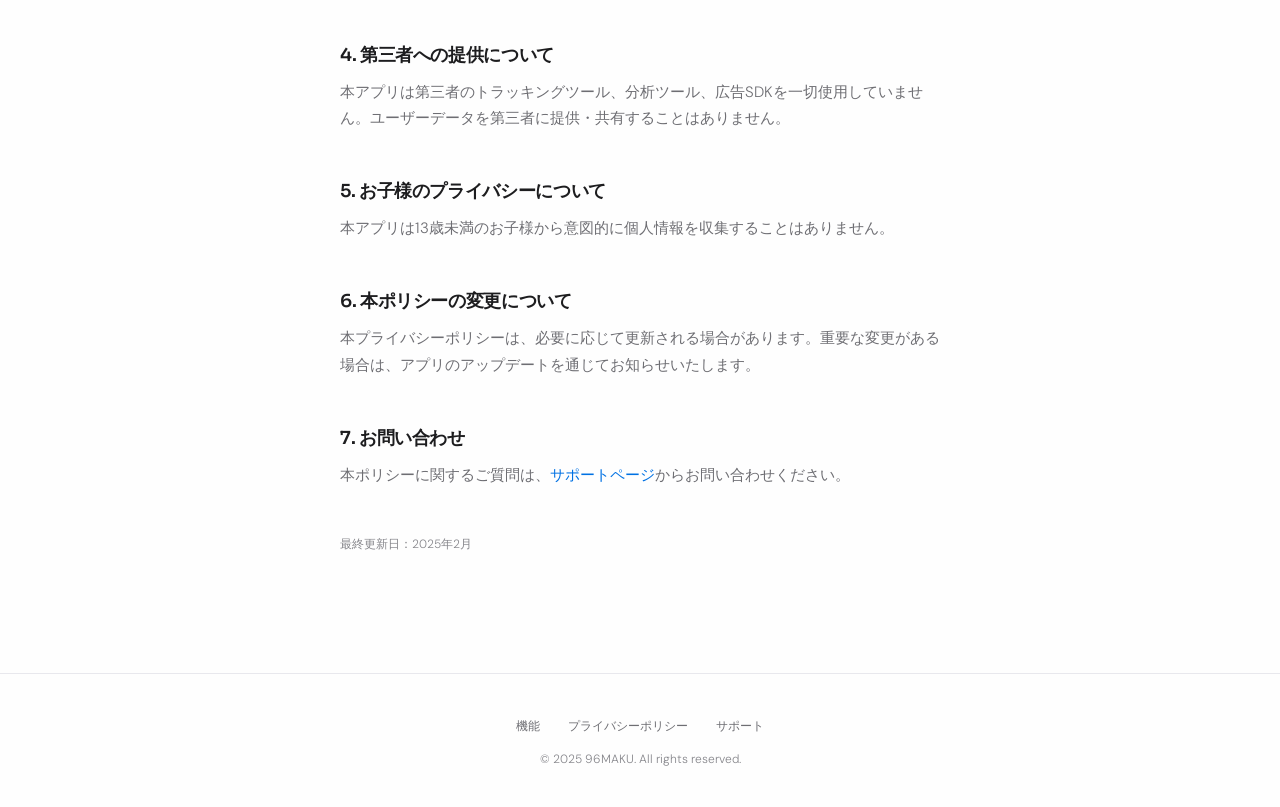
<file: privacy.html>
<!DOCTYPE html>
<html lang="ja">
<head>
    <meta charset="UTF-8">
    <meta name="viewport" content="width=device-width, initial-scale=1.0">
    <title>プライバシーポリシー | ReDesktopCalendar</title>
    <meta name="description" content="ReDesktopCalendarのプライバシーポリシー。個人情報の取り扱いについて説明します。">
    <link rel="preconnect" href="https://fonts.googleapis.com">
    <link rel="preconnect" href="https://fonts.gstatic.com" crossorigin>
    <link href="https://fonts.googleapis.com/css2?family=DM+Sans:ital,opsz,wght@0,9..40,300;0,9..40,400;0,9..40,500;0,9..40,600;0,9..40,700;1,9..40,300&family=Sora:wght@300;400;500;600;700&display=swap" rel="stylesheet">
    <link rel="stylesheet" href="style.css">
</head>
<body>

<!-- Navigation -->
<nav>
    <div class="nav-inner">
        <a href="index.html" class="nav-brand">
            <div class="nav-brand-icon"></div>
            ReDesktopCalendar
        </a>
        <ul class="nav-links">
            <li><a href="index.html#features">機能</a></li>
            <li><a href="privacy.html">プライバシー</a></li>
            <li><a href="support.html">サポート</a></li>
        </ul>
        <button class="nav-hamburger" id="navHamburger" aria-label="メニューを開く">
            <span></span>
            <span></span>
            <span></span>
        </button>
    </div>
</nav>

<div class="nav-drawer" id="navDrawer">
    <ul>
        <li><a href="index.html#features">機能</a></li>
        <li><a href="privacy.html">プライバシーポリシー</a></li>
        <li><a href="support.html">サポート</a></li>
    </ul>
</div>

<!-- Page Hero -->
<div class="page-hero">
    <p class="section-eyebrow">Privacy Policy</p>
    <h1>あなたのデータは、<br>あなただけのもの。</h1>
    <p>ReDesktopCalendarは個人情報を一切収集しません。<br>すべてのデータはお使いのMac上に安全に保管されます。</p>
</div>

<!-- Privacy Cards -->
<section class="section-privacy" style="padding-top: 80px;">
    <div class="section-wrap">
        <div class="privacy-grid">
            <div class="privacy-card reveal reveal-delay-1">
                <div class="privacy-icon">
                    <svg viewBox="0 0 24 24" fill="none" stroke="currentColor" stroke-width="2" stroke-linecap="round" stroke-linejoin="round"><circle cx="12" cy="12" r="10"/><line x1="4.93" y1="4.93" x2="19.07" y2="19.07"/></svg>
                </div>
                <h3>データ収集なし</h3>
                <p>個人情報の収集・送信を一切行いません。利用状況の追跡も分析も行いません。</p>
            </div>
            <div class="privacy-card reveal reveal-delay-2">
                <div class="privacy-icon">
                    <svg viewBox="0 0 24 24" fill="none" stroke="currentColor" stroke-width="2" stroke-linecap="round" stroke-linejoin="round"><rect x="3" y="11" width="18" height="11" rx="2" ry="2"/><path d="M7 11V7a5 5 0 0 1 10 0v4"/></svg>
                </div>
                <h3>ローカル保存</h3>
                <p>すべてのデータはお使いのMac上にのみ保存。外部サーバーへのデータ転送はありません。</p>
            </div>
            <div class="privacy-card reveal reveal-delay-3">
                <div class="privacy-icon">
                    <svg viewBox="0 0 24 24" fill="none" stroke="currentColor" stroke-width="2" stroke-linecap="round" stroke-linejoin="round"><path d="M17 21v-2a4 4 0 0 0-4-4H5a4 4 0 0 0-4 4v2"/><circle cx="9" cy="7" r="4"/><line x1="19" y1="8" x2="19" y2="14"/><line x1="22" y1="11" x2="16" y2="11"/></svg>
                </div>
                <h3>第三者共有なし</h3>
                <p>トラッキングツールや広告SDKは一切不使用。データを第三者と共有することはありません。</p>
            </div>
            <div class="privacy-card reveal reveal-delay-4">
                <div class="privacy-icon">
                    <svg viewBox="0 0 24 24" fill="none" stroke="currentColor" stroke-width="2" stroke-linecap="round" stroke-linejoin="round"><path d="M12 22s8-4 8-10V5l-8-3-8 3v7c0 6 8 10 8 10z"/></svg>
                </div>
                <h3>お子様の安全</h3>
                <p>13歳未満のお子様から意図的に個人情報を収集することはありません。</p>
            </div>
        </div>
    </div>
</section>

<!-- Full Policy -->
<div class="page-content">
    <div class="policy-block reveal">
        <h2>1. はじめに</h2>
        <p>ReDesktopCalendar（以下「本アプリ」）は、96MAKUが開発・提供するmacOS向けデスクトップカレンダーアプリケーションです。本プライバシーポリシーは、本アプリにおける情報の取り扱いについて説明します。</p>
    </div>
    <div class="policy-block reveal">
        <h2>2. 情報の収集について</h2>
        <p>本アプリは、個人情報を含むいかなるユーザーデータも収集、送信、保存（ローカルを除く）しません。カレンダーデータを含むすべての情報は、ユーザーのデバイス上にローカル保存されます。</p>
    </div>
    <div class="policy-block reveal">
        <h2>3. 情報の利用について</h2>
        <p>本アプリはユーザーデータを外部に送信しないため、データの二次利用は一切ありません。</p>
    </div>
    <div class="policy-block reveal">
        <h2>4. 第三者への提供について</h2>
        <p>本アプリは第三者のトラッキングツール、分析ツール、広告SDKを一切使用していません。ユーザーデータを第三者に提供・共有することはありません。</p>
    </div>
    <div class="policy-block reveal">
        <h2>5. お子様のプライバシーについて</h2>
        <p>本アプリは13歳未満のお子様から意図的に個人情報を収集することはありません。</p>
    </div>
    <div class="policy-block reveal">
        <h2>6. 本ポリシーの変更について</h2>
        <p>本プライバシーポリシーは、必要に応じて更新される場合があります。重要な変更がある場合は、アプリのアップデートを通じてお知らせいたします。</p>
    </div>
    <div class="policy-block reveal">
        <h2>7. お問い合わせ</h2>
        <p>本ポリシーに関するご質問は、<a href="support.html" style="color: var(--accent); text-decoration: none;">サポートページ</a>からお問い合わせください。</p>
    </div>
    <p class="privacy-note reveal">最終更新日：2025年2月</p>
</div>

<!-- Footer -->
<footer>
    <ul class="footer-links">
        <li><a href="index.html#features">機能</a></li>
        <li><a href="privacy.html">プライバシーポリシー</a></li>
        <li><a href="support.html">サポート</a></li>
    </ul>
    <p class="footer-copy">&copy; 2025 96MAKU. All rights reserved.</p>
</footer>

<script>
    const revealObserver = new IntersectionObserver((entries) => {
        entries.forEach(entry => {
            if (entry.isIntersecting) { entry.target.classList.add('visible'); revealObserver.unobserve(entry.target); }
        });
    }, { threshold: 0.12, rootMargin: '0px 0px -40px 0px' });
    document.querySelectorAll('.reveal').forEach(el => revealObserver.observe(el));

    // Hamburger menu
    const hamburger = document.getElementById('navHamburger');
    const drawer = document.getElementById('navDrawer');
    if (hamburger && drawer) {
        hamburger.addEventListener('click', () => {
            const isOpen = drawer.classList.toggle('open');
            hamburger.classList.toggle('open', isOpen);
            hamburger.setAttribute('aria-label', isOpen ? 'メニューを閉じる' : 'メニューを開く');
        });
        drawer.querySelectorAll('a').forEach(link => {
            link.addEventListener('click', () => {
                drawer.classList.remove('open');
                hamburger.classList.remove('open');
            });
        });
        document.addEventListener('click', (e) => {
            if (!hamburger.contains(e.target) && !drawer.contains(e.target)) {
                drawer.classList.remove('open');
                hamburger.classList.remove('open');
            }
        });
    }
</script>

</body>
</html>
</file>
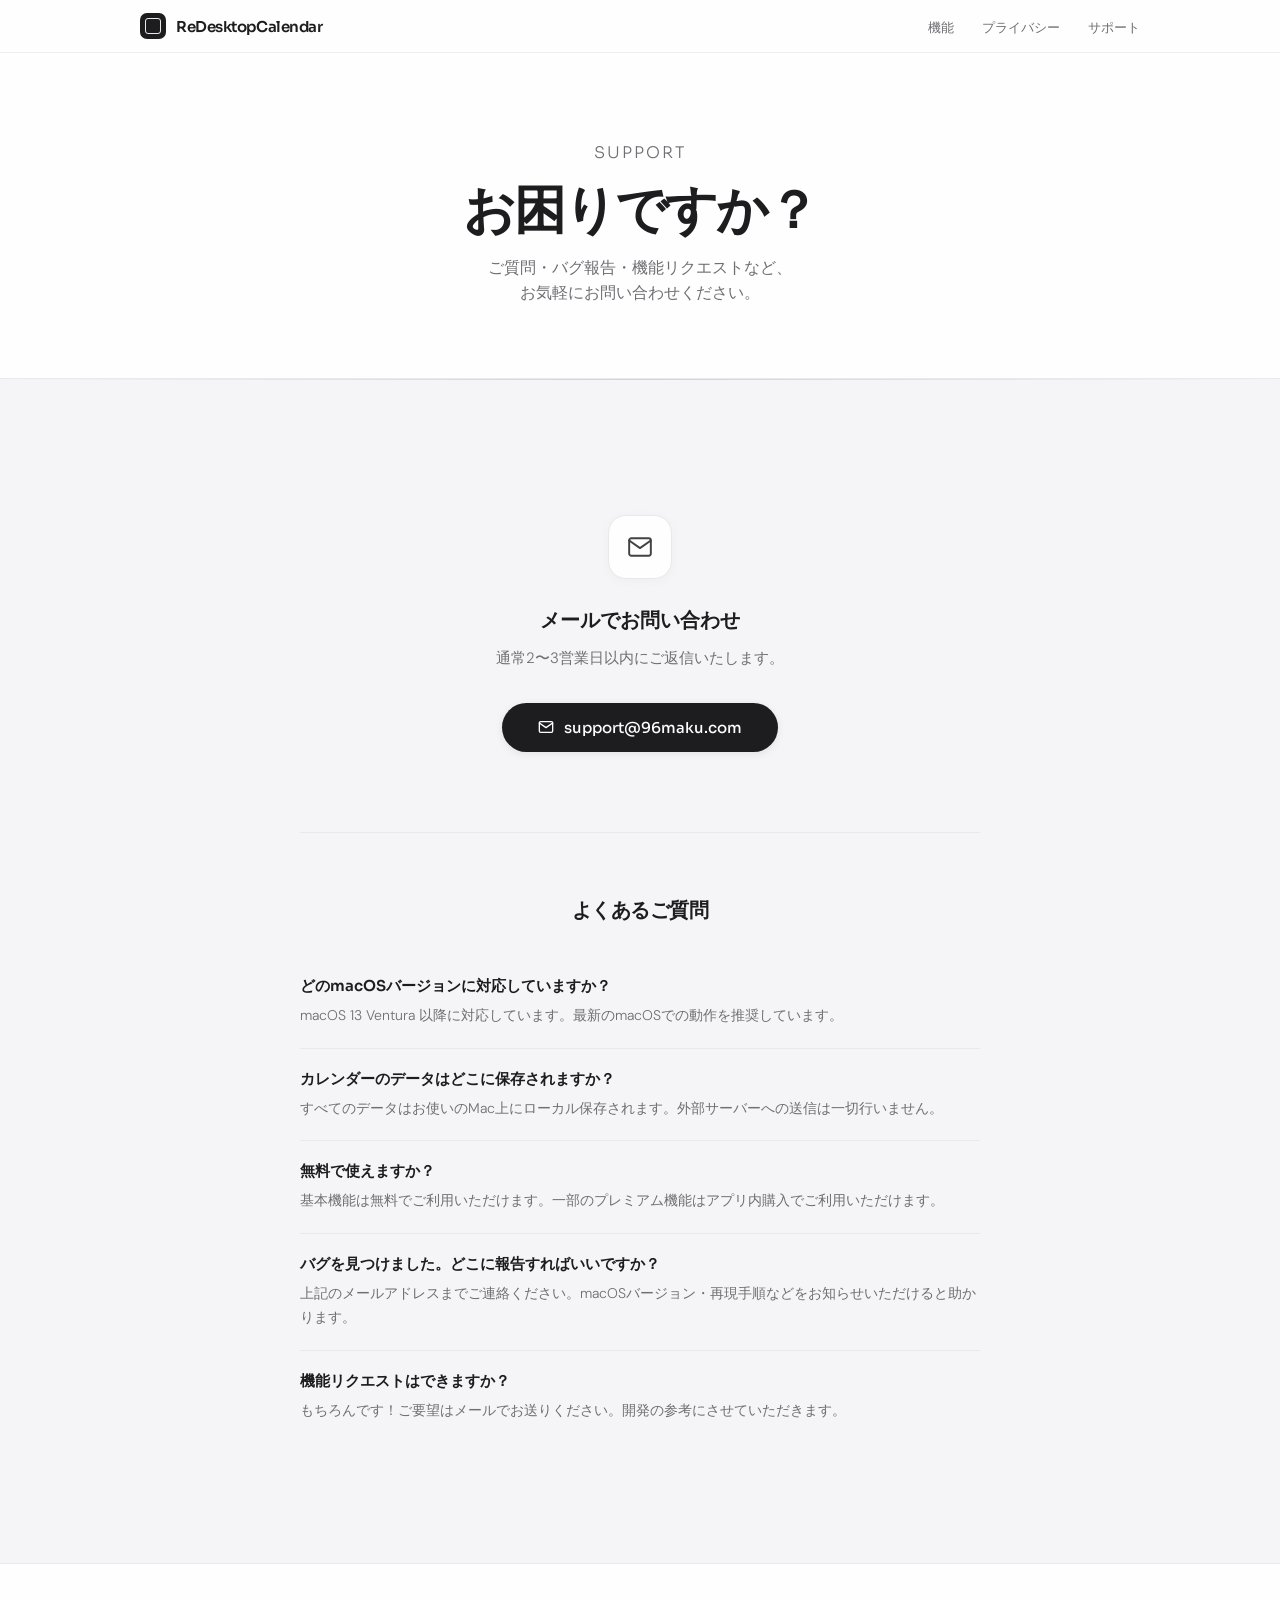
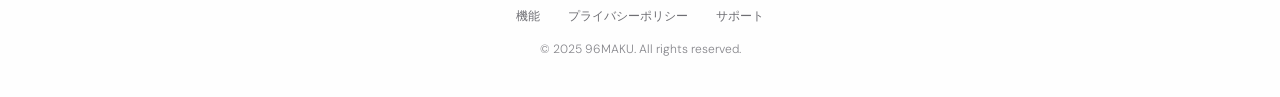
<file: support.html>
<!DOCTYPE html>
<html lang="ja">
<head>
    <meta charset="UTF-8">
    <meta name="viewport" content="width=device-width, initial-scale=1.0">
    <title>サポート | ReDesktopCalendar</title>
    <meta name="description" content="ReDesktopCalendarのサポートページ。ご質問・バグ報告・機能リクエストはこちらから。">
    <link rel="preconnect" href="https://fonts.googleapis.com">
    <link rel="preconnect" href="https://fonts.gstatic.com" crossorigin>
    <link href="https://fonts.googleapis.com/css2?family=DM+Sans:ital,opsz,wght@0,9..40,300;0,9..40,400;0,9..40,500;0,9..40,600;0,9..40,700;1,9..40,300&family=Sora:wght@300;400;500;600;700&display=swap" rel="stylesheet">
    <link rel="stylesheet" href="style.css">
</head>
<body>

<!-- Navigation -->
<nav>
    <div class="nav-inner">
        <a href="index.html" class="nav-brand">
            <div class="nav-brand-icon"></div>
            ReDesktopCalendar
        </a>
        <ul class="nav-links">
            <li><a href="index.html#features">機能</a></li>
            <li><a href="privacy.html">プライバシー</a></li>
            <li><a href="support.html">サポート</a></li>
        </ul>
        <button class="nav-hamburger" id="navHamburger" aria-label="メニューを開く">
            <span></span>
            <span></span>
            <span></span>
        </button>
    </div>
</nav>

<div class="nav-drawer" id="navDrawer">
    <ul>
        <li><a href="index.html#features">機能</a></li>
        <li><a href="privacy.html">プライバシーポリシー</a></li>
        <li><a href="support.html">サポート</a></li>
    </ul>
</div>

<!-- Page Hero -->
<div class="page-hero">
    <p class="section-eyebrow">Support</p>
    <h1>お困りですか？</h1>
    <p>ご質問・バグ報告・機能リクエストなど、<br>お気軽にお問い合わせください。</p>
</div>

<!-- Contact -->
<section class="section-support" style="padding-top: 80px;">
    <div class="section-wrap">
        <div class="support-box reveal">
            <div class="support-icon-wrap">
                <svg viewBox="0 0 24 24" fill="none" stroke="currentColor" stroke-width="1.8" stroke-linecap="round" stroke-linejoin="round"><path d="M4 4h16c1.1 0 2 .9 2 2v12c0 1.1-.9 2-2 2H4c-1.1 0-2-.9-2-2V6c0-1.1.9-2 2-2z"/><polyline points="22,6 12,13 2,6"/></svg>
            </div>
            <h3>メールでお問い合わせ</h3>
            <p>通常2〜3営業日以内にご返信いたします。</p>
            <a href="mailto:support@96maku.com" class="support-email-btn">
                <svg viewBox="0 0 24 24" fill="none" stroke="currentColor" stroke-width="2" stroke-linecap="round" stroke-linejoin="round"><path d="M4 4h16c1.1 0 2 .9 2 2v12c0 1.1-.9 2-2 2H4c-1.1 0-2-.9-2-2V6c0-1.1.9-2 2-2z"/><polyline points="22,6 12,13 2,6"/></svg>
                support@96maku.com
            </a>
        </div>

        <!-- FAQ -->
        <div class="support-faq reveal">
            <h3 class="faq-heading">よくあるご質問</h3>
            <div class="faq-item">
                <p class="faq-q">どのmacOSバージョンに対応していますか？</p>
                <p class="faq-a">macOS 13 Ventura 以降に対応しています。最新のmacOSでの動作を推奨しています。</p>
            </div>
            <div class="faq-item">
                <p class="faq-q">カレンダーのデータはどこに保存されますか？</p>
                <p class="faq-a">すべてのデータはお使いのMac上にローカル保存されます。外部サーバーへの送信は一切行いません。</p>
            </div>
            <div class="faq-item">
                <p class="faq-q">無料で使えますか？</p>
                <p class="faq-a">基本機能は無料でご利用いただけます。一部のプレミアム機能はアプリ内購入でご利用いただけます。</p>
            </div>
            <div class="faq-item">
                <p class="faq-q">バグを見つけました。どこに報告すればいいですか？</p>
                <p class="faq-a">上記のメールアドレスまでご連絡ください。macOSバージョン・再現手順などをお知らせいただけると助かります。</p>
            </div>
            <div class="faq-item">
                <p class="faq-q">機能リクエストはできますか？</p>
                <p class="faq-a">もちろんです！ご要望はメールでお送りください。開発の参考にさせていただきます。</p>
            </div>
        </div>
    </div>
</section>

<!-- Footer -->
<footer>
    <ul class="footer-links">
        <li><a href="index.html#features">機能</a></li>
        <li><a href="privacy.html">プライバシーポリシー</a></li>
        <li><a href="support.html">サポート</a></li>
    </ul>
    <p class="footer-copy">&copy; 2025 96MAKU. All rights reserved.</p>
</footer>

<script>
    const revealObserver = new IntersectionObserver((entries) => {
        entries.forEach(entry => {
            if (entry.isIntersecting) { entry.target.classList.add('visible'); revealObserver.unobserve(entry.target); }
        });
    }, { threshold: 0.12, rootMargin: '0px 0px -40px 0px' });
    document.querySelectorAll('.reveal').forEach(el => revealObserver.observe(el));

    // Hamburger menu
    const hamburger = document.getElementById('navHamburger');
    const drawer = document.getElementById('navDrawer');
    if (hamburger && drawer) {
        hamburger.addEventListener('click', () => {
            const isOpen = drawer.classList.toggle('open');
            hamburger.classList.toggle('open', isOpen);
            hamburger.setAttribute('aria-label', isOpen ? 'メニューを閉じる' : 'メニューを開く');
        });
        drawer.querySelectorAll('a').forEach(link => {
            link.addEventListener('click', () => {
                drawer.classList.remove('open');
                hamburger.classList.remove('open');
            });
        });
        document.addEventListener('click', (e) => {
            if (!hamburger.contains(e.target) && !drawer.contains(e.target)) {
                drawer.classList.remove('open');
                hamburger.classList.remove('open');
            }
        });
    }
</script>

</body>
</html>
</file>
<file: style.css>
/* ═══════════════════════════════════════════
   96MAKU / ReDesktopCalendar — style.css
   ═══════════════════════════════════════════ */

/* ─── Variables ─── */
:root {
    --white: #fefefe;
    --off-white: #f5f5f7;
    --gray-50: #fafafa;
    --gray-100: #e8e8ed;
    --gray-200: #d2d2d7;
    --gray-400: #86868b;
    --gray-600: #6e6e73;
    --gray-800: #424245;
    --near-black: #1d1d1f;
    --black: #0a0a0a;
    --accent: #0071e3;
    --accent-soft: rgba(0, 113, 227, 0.06);
    --font-display: 'Sora', -apple-system, sans-serif;
    --font-body: 'DM Sans', -apple-system, sans-serif;
}

/* ─── Reset ─── */
* { margin: 0; padding: 0; box-sizing: border-box; }

html {
    scroll-behavior: smooth;
    scroll-padding-top: 60px;
}

body {
    font-family: var(--font-body);
    background: var(--white);
    color: var(--near-black);
    -webkit-font-smoothing: antialiased;
    -moz-osx-font-smoothing: grayscale;
    overflow-x: hidden;
}

/* ═══ NAVIGATION ═══ */
nav {
    position: fixed;
    top: 0;
    width: 100%;
    z-index: 1000;
    background: rgba(254, 254, 254, 0.8);
    backdrop-filter: saturate(180%) blur(20px);
    -webkit-backdrop-filter: saturate(180%) blur(20px);
    border-bottom: 0.5px solid rgba(0, 0, 0, 0.06);
}

.nav-inner {
    max-width: 1080px;
    margin: 0 auto;
    padding: 0 40px;
    height: 52px;
    display: flex;
    align-items: center;
    justify-content: space-between;
}

.nav-brand {
    font-family: var(--font-display);
    font-weight: 600;
    font-size: 15px;
    letter-spacing: -0.03em;
    color: var(--near-black);
    text-decoration: none;
    display: flex;
    align-items: center;
    gap: 10px;
}

.nav-brand-icon {
    width: 26px;
    height: 26px;
    background: var(--near-black);
    border-radius: 7px;
    display: grid;
    place-items: center;
}

.nav-brand-icon::after {
    content: '';
    width: 14px;
    height: 14px;
    border: 1.5px solid rgba(255,255,255,0.9);
    border-radius: 3px;
}

.nav-links { display: flex; gap: 28px; list-style: none; }

.nav-links a {
    font-size: 13px;
    font-weight: 400;
    color: var(--gray-600);
    text-decoration: none;
    transition: color 0.25s;
}

.nav-links a:hover { color: var(--near-black); }

/* ─── Hamburger ─── */
.nav-hamburger {
    display: none;
    flex-direction: column;
    justify-content: center;
    align-items: center;
    width: 36px;
    height: 36px;
    gap: 5px;
    cursor: pointer;
    background: none;
    border: none;
    padding: 4px;
    border-radius: 8px;
    transition: background 0.2s;
    -webkit-tap-highlight-color: transparent;
}

.nav-hamburger:hover { background: rgba(0,0,0,0.04); }

.nav-hamburger span {
    display: block;
    width: 20px;
    height: 1.5px;
    background: var(--near-black);
    border-radius: 2px;
    transition: transform 0.35s cubic-bezier(0.16, 1, 0.3, 1),
                opacity 0.25s ease,
                width 0.3s ease;
    transform-origin: center;
}

.nav-hamburger.open span:nth-child(1) {
    transform: translateY(6.5px) rotate(45deg);
}
.nav-hamburger.open span:nth-child(2) {
    opacity: 0;
    width: 0;
}
.nav-hamburger.open span:nth-child(3) {
    transform: translateY(-6.5px) rotate(-45deg);
}

/* ─── Mobile drawer ─── */
.nav-drawer {
    position: fixed;
    top: 52px;
    left: 0;
    right: 0;
    background: rgba(254, 254, 254, 0.96);
    backdrop-filter: saturate(180%) blur(20px);
    -webkit-backdrop-filter: saturate(180%) blur(20px);
    border-bottom: 0.5px solid rgba(0,0,0,0.08);
    padding: 16px 24px 24px;
    z-index: 999;
    transform: translateY(-8px);
    opacity: 0;
    pointer-events: none;
    visibility: hidden;
    transition: transform 0.35s cubic-bezier(0.16, 1, 0.3, 1),
                opacity 0.3s ease,
                visibility 0s linear 0.35s;
}

.nav-drawer.open {
    transform: translateY(0);
    opacity: 1;
    pointer-events: auto;
    visibility: visible;
    transition: transform 0.35s cubic-bezier(0.16, 1, 0.3, 1),
                opacity 0.3s ease,
                visibility 0s linear 0s;
}

.nav-drawer ul {
    list-style: none;
    display: flex;
    flex-direction: column;
    gap: 0;
}

.nav-drawer ul li a {
    display: block;
    padding: 14px 4px;
    font-family: var(--font-display);
    font-size: 16px;
    font-weight: 500;
    color: var(--near-black);
    text-decoration: none;
    border-bottom: 0.5px solid rgba(0,0,0,0.06);
    transition: color 0.2s;
}

.nav-drawer ul li:last-child a { border-bottom: none; }
.nav-drawer ul li a:hover { color: var(--accent); }

/* ═══ COMMON SECTION STYLES ═══ */
.section-wrap { max-width: 900px; margin: 0 auto; padding: 0 40px; }

.section-eyebrow {
    font-family: var(--font-display);
    font-size: 12px;
    font-weight: 600;
    text-transform: uppercase;
    letter-spacing: 0.12em;
    color: var(--accent);
    margin-bottom: 16px;
}

.section-heading {
    font-family: var(--font-display);
    font-size: clamp(28px, 4vw, 40px);
    font-weight: 700;
    letter-spacing: -0.035em;
    line-height: 1.15;
    margin-bottom: 16px;
}

.section-sub {
    font-size: 16px;
    font-weight: 300;
    color: var(--gray-600);
    line-height: 1.6;
    max-width: 520px;
    margin-bottom: 64px;
}

/* ═══ PRIVACY SECTION ═══ */
.section-privacy { padding: 120px 40px; background: var(--white); }

.privacy-grid {
    display: grid;
    grid-template-columns: 1fr 1fr;
    gap: 16px;
    margin-top: 56px;
}

.privacy-card {
    padding: 32px;
    border-radius: 18px;
    background: var(--gray-50);
    border: 1px solid var(--gray-100);
    transition: transform 0.35s cubic-bezier(0.16, 1, 0.3, 1), box-shadow 0.35s ease;
}

.privacy-card:hover {
    transform: translateY(-2px);
    box-shadow: 0 8px 32px rgba(0,0,0,0.04);
}

.privacy-icon {
    width: 36px; height: 36px;
    border-radius: 10px;
    background: var(--accent-soft);
    display: grid;
    place-items: center;
    margin-bottom: 18px;
}

.privacy-icon svg { width: 18px; height: 18px; color: var(--accent); }

.privacy-card h3 {
    font-family: var(--font-display);
    font-size: 16px;
    font-weight: 600;
    letter-spacing: -0.02em;
    margin-bottom: 8px;
}

.privacy-card p {
    font-size: 14px;
    font-weight: 300;
    color: var(--gray-600);
    line-height: 1.65;
}

.privacy-note {
    margin-top: 32px;
    font-size: 12px;
    color: var(--gray-400);
    font-weight: 300;
}

.privacy-full {
    margin-top: 48px;
    border-top: 1px solid var(--gray-100);
    padding-top: 48px;
}

.privacy-full-toggle {
    display: inline-flex;
    align-items: center;
    gap: 8px;
    font-family: var(--font-display);
    font-size: 14px;
    font-weight: 500;
    color: var(--accent);
    cursor: pointer;
    background: none;
    border: none;
    padding: 0;
    transition: opacity 0.2s;
}

.privacy-full-toggle:hover { opacity: 0.7; }
.privacy-full-toggle svg { width: 16px; height: 16px; transition: transform 0.3s ease; }
.privacy-full-toggle.open svg { transform: rotate(180deg); }

.privacy-full-body {
    max-height: 0;
    overflow: hidden;
    transition: max-height 0.5s cubic-bezier(0.16, 1, 0.3, 1);
}

.privacy-full-body.open { max-height: 2000px; }

.privacy-full-content { padding-top: 28px; }

.privacy-full-content h4 {
    font-family: var(--font-display);
    font-size: 15px;
    font-weight: 600;
    margin: 28px 0 10px;
}

.privacy-full-content h4:first-child { margin-top: 0; }

.privacy-full-content p {
    font-size: 14px;
    font-weight: 300;
    color: var(--gray-600);
    line-height: 1.7;
}

/* ─── Standalone pages (privacy.html / support.html) ─── */
.page-hero {
    padding: 140px 40px 72px;
    text-align: center;
    border-bottom: 1px solid var(--gray-100);
}

.page-hero h1 {
    font-family: var(--font-display);
    font-size: clamp(32px, 5vw, 52px);
    font-weight: 700;
    letter-spacing: -0.04em;
    line-height: 1.1;
    margin-bottom: 16px;
}

.page-hero p {
    font-size: 16px;
    font-weight: 300;
    color: var(--gray-600);
    line-height: 1.6;
}

.page-content {
    max-width: 680px;
    margin: 0 auto;
    padding: 80px 40px 120px;
}

.policy-block { margin-bottom: 48px; }

.policy-block h2 {
    font-family: var(--font-display);
    font-size: 18px;
    font-weight: 600;
    letter-spacing: -0.02em;
    margin-bottom: 12px;
}

.policy-block p {
    font-size: 15px;
    font-weight: 300;
    color: var(--gray-600);
    line-height: 1.75;
}

/* ═══ SUPPORT SECTION ═══ */
.section-support {
    padding: 120px 40px;
    background: var(--off-white);
    position: relative;
}

.section-support::before {
    content: '';
    position: absolute;
    top: 0; left: 0; right: 0;
    height: 1px;
    background: linear-gradient(90deg, transparent, var(--gray-200), transparent);
}

.support-box {
    max-width: 520px;
    margin: 56px auto 0;
    text-align: center;
}

.support-icon-wrap {
    width: 64px; height: 64px;
    margin: 0 auto 28px;
    border-radius: 18px;
    background: var(--white);
    border: 1px solid var(--gray-100);
    display: grid;
    place-items: center;
    box-shadow: 0 2px 12px rgba(0,0,0,0.03);
}

.support-icon-wrap svg { width: 26px; height: 26px; color: var(--gray-800); }

.support-box h3 {
    font-family: var(--font-display);
    font-size: 20px;
    font-weight: 600;
    margin-bottom: 12px;
}

.support-box > p {
    font-size: 15px;
    font-weight: 300;
    color: var(--gray-600);
    line-height: 1.65;
    margin-bottom: 32px;
}

.support-email-btn {
    display: inline-flex;
    align-items: center;
    gap: 10px;
    padding: 15px 36px;
    background: var(--near-black);
    color: var(--white);
    text-decoration: none;
    border-radius: 100px;
    font-family: var(--font-display);
    font-size: 15px;
    font-weight: 500;
    transition: all 0.3s cubic-bezier(0.16, 1, 0.3, 1);
    box-shadow: 0 2px 8px rgba(0,0,0,0.08);
}

.support-email-btn:hover {
    background: var(--black);
    transform: translateY(-1px);
    box-shadow: 0 4px 16px rgba(0,0,0,0.12);
}

.support-email-btn svg { width: 16px; height: 16px; }

/* ─── FAQ ─── */
.support-faq {
    max-width: 680px;
    margin: 80px auto 0;
    border-top: 1px solid var(--gray-100);
    padding-top: 64px;
}

.faq-heading {
    font-family: var(--font-display);
    font-size: 20px;
    font-weight: 600;
    letter-spacing: -0.025em;
    margin-bottom: 32px;
    text-align: center;
}

.faq-item { border-bottom: 1px solid var(--gray-100); padding: 20px 0; }
.faq-item:last-child { border-bottom: none; }

.faq-q {
    font-family: var(--font-display);
    font-size: 15px;
    font-weight: 600;
    margin-bottom: 8px;
}

.faq-a {
    font-size: 14px;
    font-weight: 300;
    color: var(--gray-600);
    line-height: 1.7;
}

/* ═══ FOOTER ═══ */
footer {
    padding: 40px;
    text-align: center;
    background: var(--white);
    border-top: 1px solid var(--gray-100);
}

.footer-links {
    display: flex;
    justify-content: center;
    gap: 28px;
    list-style: none;
    margin-bottom: 16px;
}

.footer-links a {
    font-size: 12px;
    color: var(--gray-600);
    text-decoration: none;
    transition: color 0.25s;
}

.footer-links a:hover { color: var(--near-black); }
.footer-copy { font-size: 12px; color: var(--gray-400); font-weight: 300; }

/* ═══ SCROLL ANIMATIONS ═══ */
.reveal {
    opacity: 0;
    transform: translateY(24px);
    transition: opacity 0.7s cubic-bezier(0.16, 1, 0.3, 1),
                transform 0.7s cubic-bezier(0.16, 1, 0.3, 1);
}

.reveal.visible { opacity: 1; transform: translateY(0); }
.reveal-delay-1 { transition-delay: 0.08s; }
.reveal-delay-2 { transition-delay: 0.16s; }
.reveal-delay-3 { transition-delay: 0.24s; }
.reveal-delay-4 { transition-delay: 0.32s; }

/* ═══ RESPONSIVE ═══ */
@media (max-width: 768px) {
    .nav-inner { padding: 0 20px; }
    .nav-links { display: none; }
    .nav-hamburger { display: flex; }
    .hero { padding: 120px 24px 80px; }
    .hero-grid { width: 360px; height: 320px; }
    .hero-meta { flex-direction: column; gap: 12px; }
    .meta-divider { display: none; }
    .section-feature, .section-privacy, .section-support { padding: 80px 24px; }
    .feature-highlight { grid-template-columns: 1fr; gap: 32px; }
    .feature-highlight[style*="rtl"] { direction: ltr !important; }
    .feature-highlight[style*="rtl"] .feature-text { direction: ltr !important; }
    .feature-highlight[style*="rtl"] .demo-interaction { direction: ltr !important; }
    .privacy-grid { grid-template-columns: 1fr; }
    .feature-mini-grid { grid-template-columns: 1fr; }
    .page-hero { padding: 120px 24px 60px; }
    .page-content { padding: 60px 24px 100px; }
    footer { padding: 32px 24px; }
}

@media (max-width: 480px) {
    .nav-links { gap: 16px; }
    .nav-links a { font-size: 12px; }
}

/* ═══════════════════════════════════════════
   NEW SECTIONS — Hero v2, Features, Pricing
   ═══════════════════════════════════════════ */

/* ─── Buttons ─── */
.btn-primary {
    display: inline-flex;
    align-items: center;
    gap: 8px;
    padding: 14px 28px;
    background: var(--near-black);
    color: var(--white);
    text-decoration: none;
    border-radius: 100px;
    font-family: var(--font-display);
    font-size: 15px;
    font-weight: 500;
    transition: all 0.3s cubic-bezier(0.16, 1, 0.3, 1);
    box-shadow: 0 2px 8px rgba(0,0,0,0.1);
}
.btn-primary:hover {
    background: var(--black);
    transform: translateY(-1px);
    box-shadow: 0 6px 20px rgba(0,0,0,0.15);
}
.btn-ghost {
    display: inline-flex;
    align-items: center;
    gap: 6px;
    padding: 14px 24px;
    color: var(--gray-600);
    text-decoration: none;
    font-family: var(--font-display);
    font-size: 15px;
    font-weight: 500;
    transition: color 0.25s;
}
.btn-ghost:hover { color: var(--near-black); }
.btn-full { width: 100%; justify-content: center; margin-top: 8px; }

/* ─── Hero v2 ─── */
.hero {
    min-height: 100vh;
    display: grid;
    grid-template-columns: 1fr 1fr;
    align-items: center;
    padding: 100px 80px 80px;
    max-width: 1200px;
    margin: 0 auto;
    gap: 60px;
    position: relative;
    overflow: visible;
}

/* Override previous hero styles */
.hero-bg {
    position: fixed;
    top: 0; left: 0; right: 0; bottom: 0;
    pointer-events: none;
    z-index: -1;
    overflow: hidden;
}
.hero-orb {
    position: absolute;
    border-radius: 50%;
    filter: blur(80px);
    opacity: 0.5;
}
.hero-orb-1 { width: 600px; height: 600px; background: radial-gradient(circle, rgba(0,113,227,0.15), transparent); top: -100px; right: -100px; animation: orbFloat1 12s ease-in-out infinite; }
.hero-orb-2 { width: 400px; height: 400px; background: radial-gradient(circle, rgba(120,80,255,0.1), transparent); bottom: 100px; left: -50px; animation: orbFloat2 16s ease-in-out infinite; }
.hero-orb-3 { width: 300px; height: 300px; background: radial-gradient(circle, rgba(0,200,150,0.08), transparent); top: 50%; right: 30%; animation: orbFloat3 10s ease-in-out infinite; }
@keyframes orbFloat1 { 0%,100%{transform:translate(0,0)} 50%{transform:translate(-30px,40px)} }
@keyframes orbFloat2 { 0%,100%{transform:translate(0,0)} 50%{transform:translate(40px,-30px)} }
@keyframes orbFloat3 { 0%,100%{transform:translate(0,0)} 50%{transform:translate(-20px,20px)} }

.hero-content {
    position: relative;
    z-index: 2;
    display: flex;
    flex-direction: column;
    align-items: flex-start;
    opacity: 0;
    animation: heroIn 1s cubic-bezier(0.16, 1, 0.3, 1) 0.2s forwards;
}
@keyframes heroIn { from{opacity:0;transform:translateY(24px)} to{opacity:1;transform:none} }

.hero-eyebrow {
    display: flex;
    flex-wrap: wrap;
    gap: 8px;
    margin-bottom: 28px;
}
.hero-badge {
    display: inline-flex;
    align-items: center;
    padding: 5px 12px;
    border-radius: 100px;
    font-size: 11px;
    font-weight: 600;
    font-family: var(--font-display);
    letter-spacing: 0.04em;
    background: var(--gray-100);
    color: var(--gray-600);
    border: 1px solid var(--gray-200);
}
.hero-badge-new {
    background: rgba(0,113,227,0.08);
    color: var(--accent);
    border-color: rgba(0,113,227,0.2);
}

.hero-title {
    font-family: var(--font-display);
    font-size: clamp(40px, 5.5vw, 68px);
    font-weight: 700;
    letter-spacing: -0.045em;
    line-height: 1.05;
    color: var(--black);
    margin-bottom: 20px;
}
.hero-title em {
    font-style: normal;
    background: linear-gradient(135deg, #0071e3 0%, #7c3aed 100%);
    -webkit-background-clip: text;
    -webkit-text-fill-color: transparent;
    background-clip: text;
}

.hero-sub {
    font-size: clamp(16px, 1.8vw, 19px);
    font-weight: 300;
    color: var(--gray-600);
    line-height: 1.6;
    margin-bottom: 36px;
}

.hero-cta {
    display: flex;
    align-items: center;
    gap: 8px;
    margin-bottom: 36px;
    flex-wrap: wrap;
}

.hero-meta {
    display: flex;
    align-items: center;
    gap: 20px;
    opacity: 1;
    animation: none;
    flex-wrap: wrap;
}

/* ─── Hero shared ─── */
.meta-chip {
    display: flex;
    align-items: center;
    gap: 7px;
    font-size: 13px;
    color: var(--gray-600);
}
.meta-chip svg { width: 16px; height: 16px; opacity: 0.5; }
.meta-divider { width: 1px; height: 16px; background: var(--gray-200); }

.scroll-hint {
    position: absolute;
    bottom: 36px;
    left: 50%;
    transform: translateX(-50%);
}
.scroll-line {
    width: 1px; height: 32px;
    position: relative;
    overflow: hidden;
    background: var(--gray-200);
}
.scroll-line::after {
    content: '';
    position: absolute;
    top: -100%;
    width: 100%;
    height: 100%;
    background: var(--gray-800);
    animation: scrollPulse 2s ease infinite;
}
@keyframes scrollPulse {
    0%   { top: -100%; }
    50%  { top: 100%; }
    100% { top: 100%; }
}

/* ─── Hero mock ─── */
.hero-mock-wrap {
    position: relative;
    z-index: 2;
    opacity: 0;
    animation: heroIn 1s cubic-bezier(0.16, 1, 0.3, 1) 0.4s forwards;
}
.hero-mock {
    background: rgba(0,0,0,0.03);
    border-radius: 20px;
    padding: 20px;
    border: 1px solid var(--gray-100);
    box-shadow: 0 4px 24px rgba(0,0,0,0.04), 0 1px 0 rgba(0,0,0,0.02);
}
.mock-desktop {
    aspect-ratio: 16 / 10;
    background: linear-gradient(145deg, #1a1a2e 0%, #16213e 40%, #0f3460 100%);
    border-radius: 14px;
    position: relative;
    overflow: hidden;
}
.mock-wallpaper { position: absolute; inset: 0; }
.mock-wp-grad { position: absolute; inset: 0; background: radial-gradient(ellipse at 70% 30%, rgba(100,120,255,0.25) 0%, transparent 60%), radial-gradient(ellipse at 20% 80%, rgba(0,200,150,0.15) 0%, transparent 50%); }

.mock-calendar-widget {
    position: absolute;
    top: 16px; left: 16px;
    width: 52%;
    background: rgba(20,20,30,0.75);
    backdrop-filter: blur(20px);
    -webkit-backdrop-filter: blur(20px);
    border-radius: 12px;
    border: 1px solid rgba(255,255,255,0.1);
    padding: 10px;
    box-shadow: 0 8px 32px rgba(0,0,0,0.3);
}
.mock-cal-header {
    display: flex;
    justify-content: space-between;
    align-items: center;
    margin-bottom: 6px;
}
.mock-cal-month { color: rgba(255,255,255,0.9); font-size: 9px; font-weight: 600; font-family: var(--font-display); }
.mock-cal-nav { display: flex; gap: 6px; }
.mock-cal-nav span { color: rgba(255,255,255,0.4); font-size: 9px; cursor: pointer; }
.mock-cal-dow {
    display: grid;
    grid-template-columns: repeat(7,1fr);
    margin-bottom: 3px;
}
.mock-cal-dow span { text-align: center; font-size: 7px; color: rgba(255,255,255,0.3); font-family: var(--font-display); padding: 1px 0; }
.mock-cal-grid { display: grid; grid-template-columns: repeat(7,1fr); gap: 1px; }
.mock-cal-cell { text-align: center; padding: 2px 1px; font-size: 7px; position: relative; }
.mock-cal-cell.empty { opacity: 0; }
.mock-day-num { display: block; color: rgba(255,255,255,0.65); font-family: var(--font-display); line-height: 1.2; }
.mock-cal-cell.sunday .mock-day-num { color: #ff7070; }
.mock-cal-cell.saturday .mock-day-num { color: #70b0ff; }
.mock-cal-cell.today .mock-day-num {
    background: #0071e3;
    border-radius: 50%;
    width: 14px; height: 14px;
    display: inline-flex;
    align-items: center;
    justify-content: center;
    color: #fff;
    margin: 0 auto;
}
.mock-day-weather { display: block; font-size: 5.5px; color: rgba(255,255,255,0.45); line-height: 1.1; white-space: nowrap; overflow: hidden; }
.mock-day-event { display: block; font-size: 5px; border-radius: 2px; padding: 0 2px; white-space: nowrap; overflow: hidden; margin-top: 1px; }

.mock-clock-widget {
    position: absolute;
    bottom: 16px; right: 16px;
    text-align: right;
}
.mock-time { color: rgba(255,255,255,0.92); font-size: 28px; font-weight: 300; font-family: var(--font-display); line-height: 1; letter-spacing: -0.03em; }
.mock-date-small { color: rgba(255,255,255,0.4); font-size: 8px; font-family: var(--font-display); margin-top: 3px; }

.mock-weather-badge {
    position: absolute;
    top: 16px; right: 16px;
    background: rgba(255,255,255,0.08);
    border: 1px solid rgba(255,255,255,0.12);
    border-radius: 8px;
    padding: 5px 8px;
    display: flex;
    align-items: center;
    gap: 4px;
}
.mock-weather-icon { font-size: 12px; }
.mock-weather-temp { color: rgba(255,255,255,0.8); font-size: 11px; font-family: var(--font-display); }

/* ─── Feature rows ─── */
.section-features {
    padding: 120px 0;
    background: var(--white);
}
.section-features .section-wrap { max-width: 900px; margin: 0 auto; padding: 0 40px; }
.section-features > .section-wrap { margin-bottom: 80px; }

.feature-row {
    padding: 80px 0;
    border-top: 1px solid var(--gray-100);
}
.feature-row:last-of-type { border-bottom: 1px solid var(--gray-100); }

.feature-row-inner {
    display: grid;
    grid-template-columns: 1fr 1fr;
    gap: 72px;
    align-items: center;
}
.feature-row-flip .feature-row-inner {
    direction: rtl;
}
.feature-row-flip .feature-row-text,
.feature-row-flip .feature-row-visual { direction: ltr; }

.feature-tag {
    display: inline-flex;
    padding: 4px 12px;
    border-radius: 100px;
    font-size: 11px;
    font-weight: 600;
    font-family: var(--font-display);
    letter-spacing: 0.06em;
    text-transform: uppercase;
    background: rgba(0,113,227,0.08);
    color: var(--accent);
    border: 1px solid rgba(0,113,227,0.15);
    margin-bottom: 16px;
}
.feature-tag-pro {
    background: rgba(124,58,237,0.08);
    color: #7c3aed;
    border-color: rgba(124,58,237,0.15);
}

.feature-row-text h3 {
    font-family: var(--font-display);
    font-size: clamp(24px, 3vw, 32px);
    font-weight: 700;
    letter-spacing: -0.03em;
    line-height: 1.15;
    margin-bottom: 16px;
    color: var(--black);
}
.feature-row-text p {
    font-size: 15px;
    font-weight: 300;
    color: var(--gray-600);
    line-height: 1.75;
    margin-bottom: 20px;
}
.feature-bullets {
    list-style: none;
    display: flex;
    flex-direction: column;
    gap: 8px;
}
.feature-bullets li {
    font-size: 14px;
    font-weight: 400;
    color: var(--gray-600);
    padding-left: 20px;
    position: relative;
}
.feature-bullets li::before {
    content: '—';
    position: absolute;
    left: 0;
    color: var(--accent);
    font-size: 12px;
}

.feature-row-visual {
    display: flex;
    align-items: center;
    justify-content: center;
}

/* ─── Weather cal visual ─── */
.fv-weather {
    width: 100%;
    background: linear-gradient(145deg, #0f1923, #1a2a3a);
    border-radius: 18px;
    padding: 20px;
    border: 1px solid rgba(255,255,255,0.06);
    box-shadow: 0 12px 40px rgba(0,0,0,0.15);
}
.fv-weather-header { margin-bottom: 10px; }
.fv-weather-month { color: rgba(255,255,255,0.8); font-size: 13px; font-weight: 600; font-family: var(--font-display); }
.fv-weather-dow {
    display: grid;
    grid-template-columns: repeat(7,1fr);
    margin-bottom: 4px;
}
.fv-weather-dow span { text-align: center; font-size: 9px; color: rgba(255,255,255,0.3); font-family: var(--font-display); padding-bottom: 4px; }
.fv-weather-grid { display: grid; grid-template-columns: repeat(7,1fr); gap: 2px; }
.fv-weather-cell { text-align: center; padding: 3px 2px; }
.fv-weather-cell.fv-empty { opacity: 0; }
.fv-day { display: block; font-size: 9px; color: rgba(255,255,255,0.6); font-family: var(--font-display); line-height: 1.3; }
.fv-weather-cell.fv-sun .fv-day { color: #ff7070; }
.fv-weather-cell.fv-sat .fv-day { color: #70b0ff; }
.fv-weather-cell.fv-today { background: rgba(0,113,227,0.2); border-radius: 6px; }
.fv-wx { display: block; font-size: 11px; line-height: 1.2; }
.fv-tmp { display: block; font-size: 8px; color: rgba(255,255,255,0.45); }

/* ─── Theme visual ─── */
.fv-themes { width: 100%; }
.fv-theme-selector {
    display: flex;
    gap: 6px;
    margin-bottom: 12px;
    flex-wrap: wrap;
}
.fv-theme-btn {
    padding: 6px 16px;
    border-radius: 100px;
    border: 1px solid var(--gray-200);
    background: var(--white);
    font-family: var(--font-display);
    font-size: 12px;
    font-weight: 500;
    color: var(--gray-600);
    cursor: pointer;
    transition: all 0.25s;
}
.fv-theme-btn.active, .fv-theme-btn:hover {
    background: var(--near-black);
    color: var(--white);
    border-color: var(--near-black);
}
.fv-theme-preview {
    border-radius: 16px;
    padding: 16px;
    border: 1px solid transparent;
    transition: all 0.4s ease;
}
.fv-preview-cal { }
.fv-preview-header { margin-bottom: 10px; }
.fv-preview-month { font-size: 13px; font-weight: 600; font-family: var(--font-display); transition: color 0.4s; }
.fv-preview-dow {
    display: grid;
    grid-template-columns: repeat(7,1fr);
    margin-bottom: 4px;
}
.fv-preview-dow span { text-align: center; font-size: 9px; font-family: var(--font-display); padding-bottom: 4px; transition: color 0.4s; }
.fv-preview-grid {
    display: grid;
    grid-template-columns: repeat(7,1fr);
    gap: 2px;
}
.fv-preview-cell {
    text-align: center;
    padding: 3px;
    font-size: 11px;
    font-family: var(--font-display);
    display: flex;
    align-items: center;
    justify-content: center;
    min-height: 26px;
    border: 0.5px solid transparent;
    transition: border-color 0.4s;
}
.fv-preview-cell.fv-empty { opacity: 0; }

/* ─── Sync visual ─── */
.fv-sync {
    width: 100%;
    background: var(--off-white);
    border-radius: 18px;
    padding: 28px;
    border: 1px solid var(--gray-100);
}
.fv-sync-inner {
    display: flex;
    align-items: center;
    gap: 16px;
    margin-bottom: 24px;
}
.fv-sync-card {
    flex: 1;
    background: var(--white);
    border: 1px solid var(--gray-100);
    border-radius: 14px;
    padding: 16px;
    text-align: center;
    box-shadow: 0 2px 8px rgba(0,0,0,0.03);
}
.fv-sync-card-app { border-color: rgba(0,113,227,0.2); background: rgba(0,113,227,0.02); }
.fv-sync-icon { width: 40px; height: 40px; margin: 0 auto 8px; border-radius: 10px; background: var(--off-white); display: grid; place-items: center; }
.fv-sync-icon svg { width: 20px; height: 20px; color: var(--gray-800); }
.fv-sync-icon-app { background: rgba(0,113,227,0.08); }
.fv-sync-icon-app svg { color: var(--accent); }
.fv-sync-label { font-size: 11px; font-weight: 500; font-family: var(--font-display); color: var(--gray-600); }
.fv-sync-arrow { display: flex; flex-direction: column; align-items: center; gap: 4px; flex-shrink: 0; }
.fv-arrow-line { width: 1px; height: 24px; background: var(--gray-200); }
.fv-sync-arrow svg { width: 16px; height: 16px; color: var(--accent); }
.fv-sync-events { display: flex; flex-wrap: wrap; gap: 6px; }
.fv-sync-event {
    padding: 5px 10px;
    border-radius: 6px;
    font-size: 12px;
    font-weight: 500;
    font-family: var(--font-display);
    background: color-mix(in srgb, var(--ec) 12%, transparent);
    color: var(--ec);
    border: 1px solid color-mix(in srgb, var(--ec) 20%, transparent);
}

/* ─── Preset visual ─── */
.fv-preset { width: 100%; }
.fv-preset-list {
    background: var(--white);
    border: 1px solid var(--gray-100);
    border-radius: 16px;
    overflow: hidden;
    box-shadow: 0 4px 20px rgba(0,0,0,0.04);
}
.fv-preset-item {
    display: flex;
    align-items: center;
    gap: 12px;
    padding: 14px 16px;
    border-bottom: 1px solid var(--gray-100);
    font-size: 14px;
    font-family: var(--font-display);
    font-weight: 500;
    color: var(--gray-800);
    cursor: pointer;
    transition: background 0.2s;
}
.fv-preset-item:hover { background: var(--gray-50); }
.fv-preset-item:last-child { border-bottom: none; }
.fv-preset-active { background: rgba(0,113,227,0.04); color: var(--near-black); }
.fv-preset-swatch { width: 28px; height: 28px; border-radius: 8px; flex-shrink: 0; border: 1px solid rgba(0,0,0,0.06); }
.fv-preset-check { width: 16px; height: 16px; margin-left: auto; color: var(--accent); flex-shrink: 0; }
.fv-preset-add {
    display: flex;
    align-items: center;
    gap: 10px;
    padding: 12px 16px;
    font-size: 13px;
    font-family: var(--font-display);
    font-weight: 500;
    color: var(--gray-400);
    cursor: pointer;
    transition: color 0.2s;
    border-top: 1px solid var(--gray-100);
}
.fv-preset-add:hover { color: var(--accent); }
.fv-preset-add svg { width: 16px; height: 16px; }

/* ─── Mini features grid ─── */
.mini-features {
    display: grid;
    grid-template-columns: repeat(3, 1fr);
    gap: 16px;
    margin-top: 80px;
    padding-top: 80px;
    border-top: 1px solid var(--gray-100);
}
.mini-feature {
    padding: 24px;
    background: var(--off-white);
    border-radius: 16px;
    border: 1px solid var(--gray-100);
}
.mini-feature-icon { font-size: 24px; margin-bottom: 12px; }
.mini-feature h4 {
    font-family: var(--font-display);
    font-size: 14px;
    font-weight: 600;
    margin-bottom: 6px;
}
.mini-feature p { font-size: 13px; font-weight: 300; color: var(--gray-600); line-height: 1.6; }

/* ─── Pricing ─── */
.section-pricing {
    padding: 120px 40px;
    background: var(--off-white);
    position: relative;
}
.section-pricing::before {
    content: '';
    position: absolute;
    top: 0; left: 0; right: 0;
    height: 1px;
    background: linear-gradient(90deg, transparent, var(--gray-200), transparent);
}
.pricing-grid {
    display: grid;
    grid-template-columns: 1fr 1fr;
    gap: 20px;
    margin-top: 56px;
    max-width: 780px;
    margin-left: auto;
    margin-right: auto;
}
.pricing-card {
    background: var(--white);
    border: 1px solid var(--gray-100);
    border-radius: 24px;
    padding: 32px;
    box-shadow: 0 2px 12px rgba(0,0,0,0.03);
    position: relative;
}
.pricing-card-pro {
    background: var(--near-black);
    border-color: transparent;
    box-shadow: 0 8px 32px rgba(0,0,0,0.15);
}
.pricing-card-badge {
    position: absolute;
    top: -12px;
    left: 50%;
    transform: translateX(-50%);
    background: linear-gradient(135deg, #0071e3, #7c3aed);
    color: #fff;
    font-size: 11px;
    font-weight: 600;
    font-family: var(--font-display);
    padding: 4px 14px;
    border-radius: 100px;
    white-space: nowrap;
}
.pricing-card-header { margin-bottom: 24px; }
.pricing-card-header h3 {
    font-family: var(--font-display);
    font-size: 22px;
    font-weight: 700;
    margin-bottom: 8px;
}
.pricing-card-pro .pricing-card-header h3 { color: var(--white); }
.pricing-price { display: flex; align-items: baseline; gap: 8px; }
.pricing-amount { font-family: var(--font-display); font-size: 32px; font-weight: 700; }
.pricing-card-pro .pricing-amount { color: var(--white); }
.pricing-period { font-size: 13px; color: var(--gray-400); font-weight: 300; }
.pricing-card-pro .pricing-period { color: rgba(255,255,255,0.4); }
.pricing-list { list-style: none; display: flex; flex-direction: column; gap: 10px; margin-bottom: 24px; }
.pricing-list li {
    font-size: 13px;
    font-weight: 300;
    color: var(--gray-600);
    padding-left: 22px;
    position: relative;
    line-height: 1.4;
}
.pricing-card-pro .pricing-list li { color: rgba(255,255,255,0.55); }
.pricing-list li.yes::before { content: '✓'; position: absolute; left: 0; color: #30a46c; font-weight: 600; font-size: 12px; }
.pricing-list li.no::before { content: '–'; position: absolute; left: 1px; color: var(--gray-300); }
.pricing-list li.pro-item { color: rgba(255,255,255,0.85); }
.pricing-card-pro .pricing-list li.yes::before { color: #4ade80; }

/* ─── Responsive additions ─── */
@media (max-width: 900px) {
    .hero {
        grid-template-columns: 1fr;
        padding: 100px 32px 60px;
        gap: 40px;
        max-width: 100%;
        text-align: center;
    }
    .hero-content { align-items: center; }
    .hero-eyebrow { justify-content: center; }
    .hero-cta { justify-content: center; }
    .hero-meta { justify-content: center; }
    .hero-mock-wrap { width: 100%; max-width: 480px; margin: 0 auto; }
    .feature-row-inner { grid-template-columns: 1fr; gap: 40px; }
    .feature-row-flip .feature-row-inner { direction: ltr; }
    .mini-features { grid-template-columns: 1fr 1fr; }
    .pricing-grid { grid-template-columns: 1fr; max-width: 400px; }
}
@media (max-width: 600px) {
    .hero { padding: 90px 20px 48px; }
    .section-features .section-wrap { padding: 0 20px; }
    .feature-row { padding: 56px 20px; }
    .section-pricing { padding: 80px 20px; }
    .mini-features { grid-template-columns: 1fr; }
    .fv-sync-inner { flex-direction: column; }
    .fv-sync-arrow { flex-direction: row; }
    .fv-arrow-line { width: 24px; height: 1px; }
}
</file>
